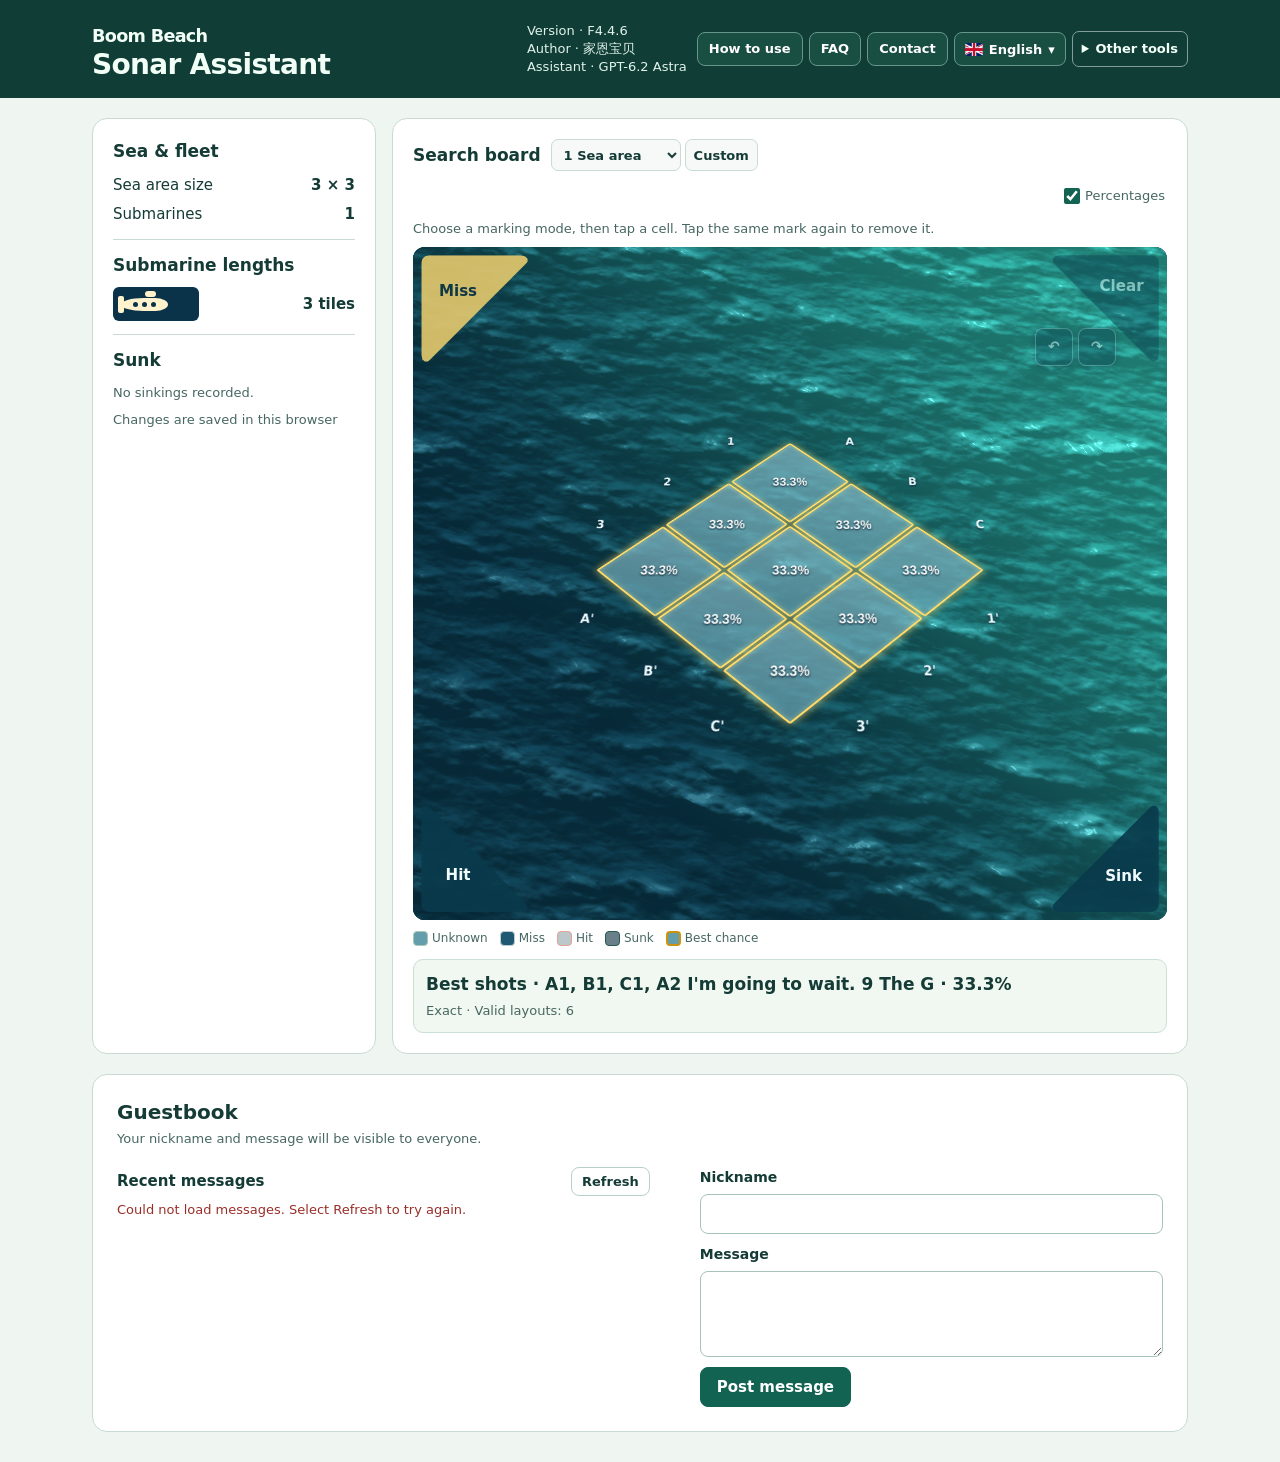
<file: index.html>
<!doctype html>
<html lang="zh-CN">
<head>
<meta charset="utf-8">
<meta name="viewport" content="width=device-width, initial-scale=1">
<title>《海岛奇兵》声呐小助手</title>
<style>
:root{color-scheme:light;--ink:#143b35;--muted:#476762;--line:#c9dbd4;--accent:#126351;--paper:#fff;--base:#eff5f0}
*{box-sizing:border-box}
body{margin:0;background:var(--base);color:var(--ink);font:15px/1.5 "PingFang SC","Microsoft YaHei",system-ui,sans-serif}
button,input{font:inherit;color:inherit}
button{cursor:pointer;border:1px solid #b9d0c7;border-radius:8px;background:#fff;padding:7px 11px;font-weight:650}
button:hover:enabled{background:#e8f3ec}button:disabled{opacity:.46;cursor:default}button:focus-visible,input:focus-visible{outline:3px solid #167e78;outline-offset:2px}
.mast{background:#103e36;color:#f2fff7}.mast-inner,main{max-width:1160px;margin:auto;padding:20px clamp(12px,3vw,32px)}
.mast-inner{display:flex;justify-content:space-between;align-items:center;gap:12px;flex-wrap:wrap}
h1,h2,p{margin:0}h1{font-size:clamp(22px,4.5vw,32px);line-height:1.2}h2{font-size:17px}.edition{display:block;color:#a8d9c5;font-size:13px;margin-bottom:4px}
.mast button{background:#194e43;color:#fff;border-color:#67978a}.mast button:hover:enabled{background:#276355}
.mast .history-button{display:grid;place-items:center;width:40px;min-height:37px;padding:0;font:700 24px/1 "Segoe UI Symbol",system-ui,sans-serif}
.usage{flex-basis:100%;max-width:880px;color:#d0e6e1;font-size:13px}
.usage p+p{margin-top:5px}
.actions,.modes,.legend{display:flex;flex-wrap:wrap;gap:7px;align-items:center}
main{display:grid;grid-template-columns:284px minmax(0,1fr);gap:16px;align-items:start}
.card{background:var(--paper);border:1px solid var(--line);border-radius:15px;padding:clamp(12px,2vw,20px)}
.settings h2{margin-bottom:9px}.setting{display:flex;justify-content:space-between;align-items:center;gap:6px;margin:7px 0}
.step{display:grid;grid-template-columns:34px 47px 34px;gap:4px}
.step button{padding:0;min-height:36px;font-size:20px;line-height:1}
.step input{appearance:textfield;width:100%;min-width:0;border:1px solid #a6c3b7;border-radius:7px;background:#fff;text-align:center;color:#143b35;-webkit-text-fill-color:#143b35;font-weight:750;font-size:16px;padding:0 2px;font-variant-numeric:tabular-nums}
.step input::-webkit-inner-spin-button,.step input::-webkit-outer-spin-button{-webkit-appearance:none;margin:0}
.author{color:#add0cd;font-size:13px;margin-top:4px}
.fleet-icon{display:flex;justify-content:flex-start;align-items:center;width:86px;height:34px;padding:0 8px;border-radius:6px;background:#0a334a;color:#fff2cd}
.fleet-icon.depleted{color:#728997}
.fleet-silhouette{position:relative;display:flex;justify-content:center;align-items:center;gap:clamp(1px,calc(6px - var(--length)*.5px),4px);height:13px;
  width:min(100%,calc(29px + var(--length)*6px));padding-inline:6px;border-radius:48% 27% 27% 48% / 50%;background:currentColor}
.fleet-silhouette::before,.fleet-silhouette::after{content:"";position:absolute;background:currentColor}
.fleet-silhouette::before{width:24%;height:6px;left:51%;bottom:calc(100% + 1px);border-radius:5px}
.fleet-silhouette::after{width:6px;height:17px;left:-3px;top:-2px;border-radius:2px}
.fleet-port{flex:0 1 5px;min-width:1px;aspect-ratio:1;border-radius:50%;background:#0a334a}
.dim,.note{color:var(--muted);font-size:13px}.settings hr{border:0;border-top:1px solid var(--line);margin:13px 0}
.sunk-line{display:flex;justify-content:space-between;align-items:center;gap:8px;margin-top:7px}.sunk-line button{padding:4px 8px}
.topline{display:flex;justify-content:space-between;align-items:center;gap:8px;flex-wrap:wrap;margin-bottom:10px}
.modes button[aria-pressed=true]{background:var(--accent);color:white;border-color:var(--accent)}
.note{margin:8px 0;min-height:20px}.error{color:#9f2c2c}
.board-scroll{overflow:auto;padding:3px;margin:0 -3px}
.board{display:grid;grid-template-columns:23px repeat(var(--cols),minmax(32px,1fr));gap:3px;width:100%;align-items:center}
.axis{text-align:center;font-size:12px;font-weight:700;color:var(--muted)}
.cell{padding:0;aspect-ratio:1;border-radius:6px;border:1px solid #a8c8b4;background:var(--tile,#e7f1d9);font-size:clamp(9px,1.75vw,14px);font-weight:750;line-height:1;display:grid;place-items:center;min-width:0;font-variant-numeric:tabular-nums}
.board-scroll:not(.sea) .cell:hover:enabled{background:var(--tile,#e7f1d9);filter:brightness(.94)}
.cell.water,.key.water{background:#e2edf3;color:#315a6b;border-color:#beccd4}
.cell.ring,.key.ring{background:#edf1f2;color:#526d75;border-color:#d5e1e1}
.cell.hit,.key.hit{background:#f6d6cb;color:#872f22;border-color:#e2a394}
.cell.sunk,.key.sunk{background:#28594e;color:#fff;border-color:#28594e}
.cell.best{box-shadow:inset 0 0 0 2px #be8006;border-color:#9c6707}
.cell.preview{outline:3px solid #0a7b82;outline-offset:-3px}
.cell.anchor{outline-style:double}
.preview-actions[hidden]{display:none}
.preview-actions{margin:8px 0}
#confirm-sunk{background:var(--accent);color:#fff;border-color:var(--accent)}
.legend{margin-top:9px;font-size:12px;color:var(--muted);gap:8px 12px}.legend span{display:inline-flex;align-items:center;gap:4px}
.key{width:15px;height:15px;border:1px solid #a8c8b4;border-radius:4px;background:#e7f1d9;display:inline-block}.key.best{border:2px solid #be8006}
.result{border:1px solid #cadfd4;background:#f1f8f1;border-radius:10px;padding:12px;margin-top:12px}.result strong{font-size:17px}.result p+p{margin-top:3px}
details{margin-top:12px;color:var(--muted);font-size:13px}summary{cursor:pointer;font-weight:650}details p{margin-top:5px}
@media(max-width:760px){main{grid-template-columns:minmax(0,1fr)}.play{grid-row:1}.cell{font-size:clamp(9px,2.7vw,15px)}.mast-inner{padding-block:13px}.actions button{padding:5px 8px}}
.view-toggle{display:inline-flex;gap:3px;padding:3px;border-radius:10px;background:#e8f0f1}
.view-toggle button{padding:4px 9px;border-color:transparent;background:transparent}
.view-toggle button[aria-pressed=true]{background:#0b596a;color:white}
.board-scroll.sea{border-radius:12px;background:#073957;padding:0;margin:0}
.ocean-surface{display:none}
.sea .scene{
  position:relative;isolation:isolate;overflow:hidden;container-type:inline-size;
  aspect-ratio:1.4;min-width:max(292px,calc(var(--cols,9) * 32px));
  background:#0a465a url("[data-uri]") center/100% 100% no-repeat;
}
.sea .ocean-surface{display:block;position:absolute;inset:0;width:100%;height:100%;pointer-events:none;opacity:0}
.sea .ocean-surface.ready{opacity:1}
@media(prefers-reduced-motion:reduce){.sea .ocean-surface.ready{opacity:0}}
.sea .board{
  position:absolute;z-index:1;left:50%;top:42.2%;width:64.5%;aspect-ratio:1;
  gap:clamp(1.2px,.35cqw,3px);align-items:stretch;
  grid-template-columns:repeat(calc(var(--cols) + 2),minmax(0,1fr));
  grid-template-rows:repeat(calc(var(--cols) + 2),minmax(0,1fr));
  transform:translate(-50%,-50%) perspective(185cqw) rotateX(44deg) rotateZ(45deg);
}
.sea .board .cell{grid-template:minmax(0,1fr)/minmax(0,1fr)}
.sea .board .cell-label{font-family:Arial,sans-serif;font-weight:700;font-size:clamp(9px,calc(57cqw / (var(--cols) + 1) * .32),13px)}
@container (max-width:540px){
  .sea .board .cell-label[data-short-odds]{font-size:0;text-shadow:0 1px 1px #123d49}
  .sea .board .cell-label[data-short-odds]::after{content:attr(data-short-odds);font:600 clamp(9px,calc(19cqw / (var(--cols) + 1)),12px)/1 Arial,sans-serif}
}
.sea .axis,.sea .cell-label{transform:matrix(.7071,-.7071,.983,.983,0,0)}
.sea .axis{align-self:center;justify-self:center;color:#edfcff;text-shadow:0 1px 2px #022336;font-size:12px}
.sea .cell{position:relative;display:grid;align-items:center;justify-items:center;aspect-ratio:auto;border-radius:2px;
  color:white;border:1px solid #b6e8efb8;box-shadow:inset 0 0 0 1px #ddffff44;
  background:linear-gradient(145deg,#ddfbff38,#397f9d5c);text-shadow:0 1px 2px #031b2b}
.sea .cell.unknown{background:linear-gradient(145deg,#fff2,transparent),var(--sea-tile,#5daabc69)}
.sea .cell.water,.sea .cell.ring,.sea .cell.sunk{background:#062f4d55;border-color:#5eafbf44;box-shadow:none}
.sea .cell.water .cell-label{opacity:.65}
.sea .cell.ring .cell-label,.sea .cell.sunk .cell-label,.sea .cell.hit .cell-label{opacity:0}
.sea .cell.hit{background:#062b4870;border-color:#81cbd88c;box-shadow:none}
.sea .cell.best:not(.preview){border:2px solid #ffda66;box-shadow:0 0 10px #ffe578b0,inset 0 0 6px #fff29f58;z-index:1}
.sea .cell.preview{outline-color:#76f0b2;z-index:3}
.sea .cell:focus-visible{outline:3px solid white;z-index:4}
.sea .cell:hover:enabled{filter:brightness(1.17)}
.sea .cell-label{display:block;pointer-events:none;white-space:nowrap;font-size:clamp(8px,1.25vw,12px)}
.debris{display:none}
.sea .debris{display:block;position:absolute;z-index:1;width:77%;height:72%;pointer-events:none;transform:matrix(.7071,-.7071,.983,.983,0,0);
  border-radius:50%;background:radial-gradient(ellipse at 50% 58%,#ebf8f8c9, #82bdc78c 52%,transparent 74%);filter:drop-shadow(0 1px 1px #03354b)}
.sea .debris i{position:absolute;left:var(--x);top:var(--y);width:var(--w);height:var(--h);
  transform:rotate(var(--turn));clip-path:polygon(0 27%,24% 8%,64% 0,96% 19%,100% 73%,66% 100%,17% 87%);
  background:linear-gradient(131deg,#f6fcfb 5%,#8a9da5 15%,#c5d1d4 45%,#84959c 47%,#466873 70%,#e0ebec 86%)}
.sea .debris i:nth-child(1){--x:15%;--y:16%;--w:45%;--h:47%;--turn:-28deg}
.sea .debris i:nth-child(2){--x:48%;--y:4%;--w:38%;--h:61%;--turn:28deg}
.sea .debris i:nth-child(3){--x:10%;--y:48%;--w:48%;--h:40%;--turn:15deg}
.sea .debris i:nth-child(4){--x:49%;--y:56%;--w:37%;--h:36%;--turn:-17deg}
.sea .debris i:nth-child(5){--x:34%;--y:37%;--w:35%;--h:36%;--turn:58deg}
.wreck{display:none}
.sea .wreck{position:absolute;inset:0;display:block;container-type:size;z-index:2;pointer-events:none}
.sea .ship{position:absolute;top:50%;left:50%;width:86cqw;height:83cqh;
  transform:translate(-50%,-55%) matrix(.7071,-.7071,.983,.983,0,0) rotate(35deg)}
.sea .wreck.vertical .ship{width:86cqh;height:83cqw;transform:translate(-50%,-55%) matrix(.7071,-.7071,.983,.983,0,0) rotate(145deg)}
.sea .ship::before{content:"";position:absolute;inset:12% -5% -11%;border-radius:100px;
  background:repeating-radial-gradient(ellipse at 40% 52%,#edffffc4 0 1px,transparent 3px 5px),radial-gradient(ellipse,#e3faffaa 50%,transparent 75%);filter:blur(1px);opacity:.8}
.sea .hull{position:absolute;inset:0;border-radius:100px;border:1px solid #435761;
  background:radial-gradient(ellipse at 13% 32%,#d3e0e48c,transparent 26%),radial-gradient(ellipse at 90% 75%,#35475498,transparent 27%),
    repeating-linear-gradient(90deg,transparent 0 18%,#45596493 19%,#e8f3f5b6 20%,transparent 22% 30%),
    linear-gradient(180deg,#81949d 0%,#d4e1e3 14%,#eef3f3 32%,#adbfc5 54%,#748892 78%,#364d5c 98%);
  box-shadow:inset -3px -2px 6px #162c3c9e,0 2px 5px #032e49ad}
.sea .hull::before{content:"";position:absolute;top:21%;left:40%;width:24%;height:59%;border-radius:43%;
  background:linear-gradient(145deg,#f4f9f8,#bdcbcf 43%,#68828c 65%,#344951);box-shadow:1px 2px 3px #293842,inset 0 1px 2px #edfaff}
.sea .hull::after{content:"";position:absolute;top:26%;left:46%;width:16%;height:30%;border-radius:40%;
  background:radial-gradient(ellipse at 86% 52%,#ffdbc8 0 14%,#982220 19% 26%,transparent 29%),linear-gradient(180deg,#ffbaa1,#ef5932 46%,#8d251f);
  box-shadow:1px 2px 2px #4c3d32}
.sea .tail{position:absolute;left:-6%;top:32%;width:12%;height:34%;transform:rotate(-25deg);border-radius:48%;background:linear-gradient(#a0b1b8,#425967 52%,#263947)}
.sea+.legend .key{background:#649eac}.sea+.legend .key.water,.sea+.legend .key.ring{background:#1f5872}.sea+.legend .key.hit{background:#bbc7cb}.sea+.legend .key.sunk{background:#697f89}.sea+.legend .key.best{border-color:#cb930f}
@media(max-width:450px){.sea .axis{font-size:10px}}
.mast-inner{padding-block:17px;flex-wrap:wrap;gap:12px 20px}
.mast h1{font-size:clamp(20px,3.5vw,28px);letter-spacing:-.025em}
.help-tools,.history-actions{display:flex;align-items:center;gap:6px}
.help-tools button{font-size:13px;min-height:34px;padding:5px 11px;white-space:nowrap}
.help-tools{flex-wrap:wrap}
.help-tools #languageToggle{color:#fff;background:#194e43;border:1px solid #67978a;border-radius:8px;min-height:34px;padding:5px 6px;margin-inline-start:2px;font-family:inherit;font-size:13px;font-weight:600;cursor:pointer}
.help-tools #languageToggle option{color:#143b35;background:#fff}
.help-tools #languageToggle:focus-visible{outline:3px solid #a8ebe1;outline-offset:2px}
.help-tools button:focus-visible{outline-color:#a8ebe1}
.history-actions{gap:3px}
.history-button{min-width:34px;padding:2px 6px;font:700 21px/1.4 system-ui,sans-serif}
.file-actions{border-top:1px solid var(--line);margin-top:14px;padding-top:12px}
.file-actions button{padding:5px 11px}
#guide-dialog{padding:0;border:1px solid var(--line);border-radius:16px;background:#fbfdfb;color:var(--ink);width:min(560px,calc(100% - 24px));max-width:calc(100% - 24px);max-height:min(80vh,680px);max-height:min(82dvh,680px);box-shadow:0 20px 70px #061f2570;overflow:hidden}
#guide-dialog[open]{display:flex;flex-direction:column}
#guide-dialog::backdrop{background:rgba(9,36,40,.56)}
.guide-heading{display:flex;align-items:center;justify-content:space-between;gap:10px;padding:15px 20px;border-bottom:1px solid var(--line)}
.guide-heading h2{font-size:21px;line-height:1.25}
#guide-close{height:34px;width:34px;flex-shrink:0;display:grid;place-items:center;padding:0;font:24px/1 system-ui,sans-serif}
#guide-content{overflow-y:auto;overscroll-behavior:contain;min-height:0;padding:6px 20px 16px;scrollbar-gutter:stable}
#guide-content:focus-visible{outline:-webkit-focus-ring-color auto 1px;outline-offset:-3px}
.guide-section{padding:13px 0}
.guide-section+.guide-section,.faq-entry+.faq-entry{border-top:1px solid #d8e4de}
.guide-section h3{margin:0 0 6px;font-size:16px;color:var(--accent)}
.guide-section p,.faq-entry p{font-size:14px;line-height:1.7;margin:0;color:#2a4842}
.guide-section p+p{margin-top:5px}
.guide-section strong{font-weight:700;color:var(--ink)}
#guide-content .faq-entry{margin:0;font-size:14px}
.faq-entry summary{padding:13px 1px;color:var(--ink)}
.faq-entry p{padding-bottom:14px}
#guide-credit{font-size:13px;line-height:1.5;color:#e0f2ea;margin-inline-end:4px} @media(max-width:760px){#guide-credit{flex-basis:100%}}
@media(max-width:560px){.mast-inner{padding-block:12px}.guide-heading{padding:12px 15px}#guide-content{padding-inline:15px}.help-tools button{min-height:36px}.topline .actions{gap:5px}.topline .history-actions button{padding:0 5px;min-height:32px}}


.board-context,.stage-picker,.odds-control{display:flex;align-items:center}
.board-context{gap:10px;flex-wrap:wrap}.stage-picker{gap:4px}
.stage-picker select,.stage-picker button{min-height:32px;padding:4px 8px;border:1px solid var(--line);border-radius:7px;background:#f6f9f7;color:var(--ink);font-weight:600}
.stage-picker select{font-family:inherit;font-size:13px;cursor:pointer}.stage-picker button{font-size:13px}
.stage-picker select:focus-visible{outline:3px solid #167e78;outline-offset:2px}
.stage-picker button[aria-pressed=true]{background:var(--accent);color:white}
.preset-value{font-variant-numeric:tabular-nums;font-weight:650}
.odds-control{margin-inline-start:auto;gap:5px;padding:5px 2px;font-size:13px;cursor:pointer;color:var(--muted)}
.odds-control input{margin:0;width:16px;height:16px;accent-color:var(--accent)}

/* F4.4.6: the ocean and controls stay fixed; only the board scales. */
.sea .scene{min-width:0;aspect-ratio:1.12;touch-action:none}
.sea .board{top:48%;width:61%;transform:translate(-50%,-50%) perspective(185cqw) rotateX(44deg) rotateZ(45deg) scale(var(--board-zoom,1));transform-origin:center;touch-action:none}
.sea-controls{position:absolute;inset:0;z-index:5;pointer-events:none}
.sea-controls button,.sea-controls .history-actions{pointer-events:auto}
.sea-controls button{background:#0b4054ed;color:#f1fcff;border:1px solid #b5dce2aa;box-shadow:0 2px 6px #001b3580;min-height:38px;padding:7px 12px;font-size:14px;touch-action:manipulation}
.sea-controls button[aria-pressed=true]{background:#f2d776;color:#173646;border-color:#fff0b2}
.sea-controls [data-mode=water]{position:absolute;left:12px;top:12px}
.sea-controls [data-mode=hit]{position:absolute;left:12px;bottom:12px}
.sea-controls [data-mode=sunk]{position:absolute;right:12px;bottom:12px}
.sea-history{position:absolute;right:12px;top:12px;display:flex;flex-direction:column;align-items:center;gap:5px}
.sea-history .history-actions{display:flex;gap:5px}
.sea-history .history-button{width:38px;padding:5px}
.sea .wreck{container-type:normal;overflow:visible}
.wreck-svg{width:100%;height:100%;display:block;overflow:visible;filter:drop-shadow(0 2px 2px #022e3c99)}
@media(max-width:450px){.sea-controls button{font-size:12px;padding:5px 9px;min-height:34px}.sea-history .history-button{width:34px}.sea .scene{aspect-ratio:1}}

 .sink-actions{position:absolute;bottom:12px;right:12px;display:flex;align-items:flex-end;gap:5px}
.sea-controls .sink-actions [data-mode=sunk]{position:static}
.sink-actions .preview-actions{display:flex;flex-direction:column-reverse;align-items:flex-end;margin:0;gap:4px}
.sink-actions [hidden]{display:none!important}
.scene{user-select:none;-webkit-user-select:none}
.scene.is-dragging,.scene.is-dragging .cell{cursor:grabbing}
</style>
<style>.help-tools{flex-wrap:wrap}
@media(min-width:761px){main{align-items:stretch}}
.help-tools .contact-link,.contact-back{display:inline-flex;align-items:center;justify-content:center;border-radius:8px;border:1px solid #67978a;background:#194e43;color:#fff;text-decoration:none;font:650 13px/1.5 inherit;padding:5px 11px;min-height:34px}
.help-tools .contact-link{font-size:13px;font-weight:650}
.help-tools .contact-link:hover,.contact-back:hover{background:#276355}
.community-wrap{max-width:1160px;margin:0 auto;padding:0 clamp(12px,3vw,32px) 30px}
.community-card{padding:clamp(16px,2vw,24px)}
.community-intro{margin-bottom:18px}
.community-intro h2{font-size:20px;line-height:1.3}
.community-intro p,.community-note{color:#476762;font-size:13px}
.community-intro p{margin:4px 0 0}
.community-columns{display:grid;grid-template-columns:minmax(0,1.15fr) minmax(0,1fr);gap:clamp(18px,4vw,50px)}
.feed-tools,.form-actions{display:flex;align-items:center;justify-content:space-between;gap:10px}
.feed-tools h3{font-size:15px;margin:0}
.feed-tools button,#older-messages{font-size:13px;padding:4px 10px}
#public-messages{list-style:none;padding:0;margin:8px 0}
#public-messages li{border-top:1px solid #d8e4de;padding:10px 0}
.message-meta{display:flex;align-items:baseline;flex-wrap:wrap;gap:6px 12px;font-size:14px;overflow-wrap:anywhere}
.message-meta time{font-size:12px;color:#57716a}
#public-messages p{font-size:14px;white-space:pre-wrap;overflow-wrap:anywhere;margin:3px 0 0}
.community-form{display:grid;align-content:start;gap:6px;min-width:0}
.community-form label{font-size:14px;font-weight:650}
.community-form :is(input,textarea){display:block;width:100%;min-width:0;box-sizing:border-box;border:1px solid #a6c3b7;border-radius:8px;background:white;color:#143b35;font:inherit;line-height:1.5;padding:8px 10px;margin:0 0 4px}
.community-form textarea{resize:vertical;min-height:72px}
.community-form :is(input,textarea):focus-visible,.contact-link:focus-visible{outline:3px solid #167e78;outline-offset:2px}
.community-form button[type=submit]{background:#126351;color:white;border-color:#126351;padding:8px 16px}
.community-form button[type=submit]:hover:enabled{background:#0c5143}
.community-note{margin:4px 0}
.community-note:empty{display:none}
.community-note[data-error="true"]{color:#992e28}
.contact-body{margin:0;color:#143b35;background:#eff5f0;font:15px/1.5 "PingFang SC","Microsoft YaHei",system-ui,sans-serif}
.contact-body *{box-sizing:border-box}
.contact-mast{background:#103e36;color:#fff}
.contact-bar{max-width:760px;margin:auto;padding:14px clamp(14px,3vw,28px);display:flex;align-items:center;justify-content:space-between;gap:10px}
.contact-bar select{font:inherit;font-size:14px;padding:6px 9px;color:#fff;background:#194e43;border:1px solid #67978a;border-radius:8px}
.contact-main{max-width:760px;margin:24px auto;padding:0 clamp(14px,3vw,28px)}
.contact-card{background:#fff;border:1px solid #c9dbd4;border-radius:15px;padding:clamp(18px,4vw,32px)}
.contact-card h1{font-size:clamp(23px,4vw,30px);margin:0 0 5px;line-height:1.3}
.contact-card .community-intro{margin-bottom:20px}
.contact-card button{font:650 15px/1.5 system-ui,sans-serif;cursor:pointer;border:1px solid;border-radius:8px}
.contact-card button:disabled{opacity:.48;cursor:default}
@media(max-width:680px){.community-columns{grid-template-columns:minmax(0,1fr)}.community-form{border-top:1px solid #d8e4de;padding-top:14px}.contact-card .community-form{border:0;padding-top:0}}
</style>
<style>.other-tools{position:relative;margin:0;color:inherit;font:inherit}.other-tools summary{cursor:pointer;padding:7px 9px;border:1px solid #829d9b;border-radius:7px;font-size:13px}.other-tools[open]{z-index:10}.other-tools>a{position:absolute;right:0;top:100%;white-space:nowrap;background:#184338;color:white!important;padding:10px;border-radius:6px}
#guide-credit{white-space:pre-line;line-height:1.4}
.sea-controls{--corner:clamp(90px,15cqw,145px)}
.sea-controls [data-mode],.sea-controls #confirm-sunk,.sea-controls #reset{position:absolute;width:var(--corner);height:var(--corner);border-radius:0;margin:0;box-sizing:border-box;font-size:clamp(12px,2cqw,16px);line-height:1.15}
.sea-controls [data-mode=water]{left:0;top:0;clip-path:polygon(0 0,100% 0,0 100%);padding:0 38% 38% 0;padding:0 calc(var(--corner)*.35) calc(var(--corner)*.35) 0}
.sea-controls [data-mode=hit]{left:0;bottom:0;clip-path:polygon(0 0,100% 100%,0 100%);padding:calc(var(--corner)*.35) calc(var(--corner)*.35) 0 0}
.sea-history{right:0;top:0;width:var(--corner);height:var(--corner)}
.sea-controls #reset{right:0;top:0;clip-path:polygon(0 0,100% 0,100% 100%);padding:0 3px calc(var(--corner)*.44) calc(var(--corner)*.37)}
.sea-history .history-actions{position:absolute;top:100%;right:3px}
.sink-actions{bottom:0;right:0;width:var(--corner);height:var(--corner)}
.sea-controls .sink-actions [data-mode=sunk]{position:absolute;right:0;bottom:0;clip-path:polygon(100% 0,100% 100%,0 100%);padding:calc(var(--corner)*.38) 0 0 calc(var(--corner)*.38)}
.sea-controls #confirm-sunk{top:0;left:0;clip-path:polygon(0 0,100% 0,0 100%);padding:0 calc(var(--corner)*.4) calc(var(--corner)*.38) 3px}
#cancel-sunk{position:absolute;bottom:6px;right:calc(100% + 6px);white-space:nowrap}
@media(orientation:landscape) and (pointer:coarse) and (max-height:600px){main{display:flex;flex-direction:column}.play{order:-1}.sea .scene{aspect-ratio:auto;height:86vh;height:calc(100dvh - 26px - env(safe-area-inset-bottom));min-width:0}.sea .board{width:min(61%,105vh);width:min(61%,105dvh)}.sea-controls{--corner:clamp(76px,23dvh,110px)}}
</style><style>
.sea-controls{--edge:clamp(6px,1.1cqw,10px);inset:var(--edge);filter:drop-shadow(0 2px 3px #001c2bb3)}
.sea-controls button{background:rgb(10 62 80 / 72%)}
.sea-controls button[aria-pressed=true],.sea-controls #confirm-sunk:enabled{background:rgb(249 217 116 / 83%);color:#103746}
.sea-controls #confirm-sunk:disabled{background:rgb(13 65 77 / 58%);color:#dce8e7;opacity:1}
.sea-history .history-actions{top:64%;right:38%}
</style><style>
/* Rounded triangular silhouettes, including the acute corners. */
.sea-controls [data-mode],.sea-controls #confirm-sunk,.sea-controls #reset{
 clip-path:none!important;border:0;background:transparent!important;box-shadow:none;border-radius:0;isolation:isolate
}
.sea-controls [data-mode]::before,.sea-controls #confirm-sunk::before,.sea-controls #reset::before{
 content:"";position:absolute;inset:0;z-index:-1;
 background:rgb(10 62 80 / 74%);
 clip-path:shape(from 7px 0,line to calc(100% - 15px) 0,curve to calc(100% - 11px) 10px with calc(100% - 2px) 0 / 100% 2px,line to 10px calc(100% - 11px),curve to 0 calc(100% - 15px) with 2px 100% / 0 calc(100% - 2px),line to 0 7px,curve to 7px 0 with 0 2px / 2px 0,close);
 border-radius:8px
}
.sea-controls [data-mode=water],.sea-controls #confirm-sunk{
 clip-path:polygon(0 0,100% 0,0 100%)!important;border-radius:9px
}
.sea-controls [data-mode=hit]{
 clip-path:polygon(0 0,100% 100%,0 100%)!important;border-radius:9px
}
.sea-controls [data-mode=hit]::before{transform:scaleY(-1)}
.sea-controls [data-mode=sunk],.sea-controls #reset{
 clip-path:polygon(0 0,100% 0,100% 100%)!important;border-radius:9px
}
.sea-controls #reset::before{transform:scaleX(-1)}
.sea-controls .sink-actions [data-mode=sunk]{
 clip-path:polygon(100% 0,100% 100%,0 100%)!important
}
.sea-controls [data-mode=sunk]::before{transform:rotate(180deg)}
.sea-controls [data-mode][aria-pressed=true]::before{background:rgb(249 217 116 / 83%)}
.sea-controls #confirm-sunk:enabled{color:#fff}
.sea-controls #confirm-sunk:enabled::before{background:rgb(25 132 112 / 85%)}
.sea-controls #confirm-sunk:disabled{color:#dce8e7;opacity:.65}
.sea-controls #confirm-sunk:disabled::before{background:rgb(24 89 99 / 68%)}
</style><style>
.mobile-history{display:none}
@media (pointer:coarse), (max-width:760px){
 .mobile-history{display:flex;justify-content:flex-end;gap:8px;margin:8px 0 10px}
 .mobile-history .history-button{width:44px;min-height:40px;padding:5px;background:#164d57;color:#fff;border:1px solid #739b9e;border-radius:9px;box-shadow:0 2px 4px #123d3926;font-size:20px}
}
</style><style>
/* Keep text outside filtered layers for browser compatibility. */
.sea-controls{filter:none}
.sea-controls [data-mode],.sea-controls #confirm-sunk,.sea-controls #reset{
 filter:none!important;backdrop-filter:none;-webkit-backdrop-filter:none;
 font-weight:700;text-shadow:none
}
.sea-controls [data-mode]::before,.sea-controls #confirm-sunk::before,.sea-controls #reset::before{
 clip-path:polygon(6% 0,88% 0,92% 1%,94% 3%,94% 6%,92% 9%,9% 92%,6% 94%,3% 94%,1% 92%,0 88%,0 6%,1% 3%,3% 1%);
 background:rgb(10 62 80 / 82%);
 filter:drop-shadow(0 2px 3px #001c2b99)
}
.sea-controls #confirm-sunk:disabled{opacity:1;color:#dce8e7}
.sea-controls #confirm-sunk:disabled::before{background:rgb(24 89 99 / 80%)}
</style><style>
#planner-language[hidden]{display:none!important}
.locale-menu{position:relative;margin:0;color:white}
.locale-menu summary,.nav-actions>.locale-menu>summary{display:flex;align-items:center;gap:6px;box-sizing:border-box;height:44px;width:max-content;max-width:100%;padding:0 10px;border:1px solid #9bb4bd;border-radius:8px;cursor:pointer;font:600 14px system-ui;background:#183b4b;color:white;list-style:none}
.locale-menu summary::-webkit-details-marker{display:none}
.locale-menu summary::after{content:"▾"}
.locale-menu img{display:block;flex:none;width:18px;height:13px;object-fit:cover;border-radius:2px}
.locale-menu section{position:absolute;z-index:100;inset-inline-end:0;top:100%;width:max-content;max-width:calc(100vw - 24px);max-height:min(52vh,340px);overflow:auto;background:#183b4b;padding:4px;border-radius:8px}
.locale-menu section button,.nav-actions .locale-menu section button{display:flex;align-items:center;gap:8px;width:100%;min-height:36px;border:0;padding:5px 9px;color:white;background:transparent;cursor:pointer;text-align:start}
.locale-menu section button:is(:focus-visible,:hover,[aria-pressed=true]){background:#28566a}
@media(max-width:600px){.nav-actions .locale-menu section{inset-inline-end:auto;inset-inline-start:0}}

.help-tools>.locale-menu>summary{height:34px;min-height:34px;background:#194e43;border-color:#67978a;font-size:13px}
.help-tools .locale-menu section{z-index:1000}
.mast{position:relative;z-index:5}
.scene{direction:ltr}
@media(max-width:560px){.help-tools>.locale-menu>summary{height:36px}}
</style>
<style>
.mast-inner > .help-tools{margin-left:auto;max-width:100%;justify-content:right}
@media(max-width:760px){.mast-inner #guide-credit{text-align:right;margin-inline-end:0}}
</style>
<style>
.mast-inner{direction:ltr}
.mast .sonar-title{text-align:left;margin:0;max-width:100%;line-height:1.15}
.sonar-title span:first-child{font-size:.63em;font-weight:650}
[dir="rtl"] .mast-inner > .help-tools{direction:rtl}
</style>
</head>
<body>
<header class="mast"><div class="mast-inner">
  <h1 class="sonar-title" dir="auto"><span>海岛奇兵</span><br><span>声呐小助手</span></h1>
  <div class="help-tools">
    <span id="guide-credit">版本号：F4.4.6
作者：家恩宝贝
助理：GPT-6.2 Astra</span>
    <button type="button" id="guide-open" aria-haspopup="dialog" aria-controls="guide-dialog">使用说明</button>
    <button type="button" id="faq-open" aria-haspopup="dialog" aria-controls="guide-dialog">常见问题</button>
    <a href="./contact.html" id="contact-link" class="contact-link" data-word="contact">联系我</a><select id="planner-language" hidden></select><details class="other-tools"><summary>其它工具</summary><a href="https://tatsu2026.github.io/boom-planner/">精英队长抽选规划器</a></details>
    
  </div>
</div></header>
<main>
  <aside class="card settings">
    <h2>海域与舰队</h2>
    <div id="dimensions"></div>
    <hr>
    <h2>每艘潜艇的长度</h2>
    <p class="dim" id="fleet-entry-help">填入开局舰队。标记击沉后会自动扣除对应长度。</p>
    <div id="lengths"></div>
    <hr>
    <h2>已击沉</h2>
    <div id="sunk-list"></div>
    
    <p class="note" id="save" role="status"></p>
  </aside>
  <section class="card play" aria-labelledby="board-title">
    <div class="topline"><div class="board-context"><h2 id="board-title">探索棋盘</h2><div class="stage-picker">
        <select id="stage-select" aria-label="海域预设"></select>
        <button type="button" id="custom-stage" aria-pressed="false">自定义</button>
      </div></div><div class="actions">
      
      <button id="reset" type="button">清空</button><div class="history-actions"><button class="history-button" id="undo" type="button" aria-label="撤销" title="撤销（Ctrl+Z）" aria-keyshortcuts="Control+Z">↶</button><button class="history-button" id="redo" type="button" aria-label="恢复刚才撤销的操作" title="恢复刚才撤销的操作（Ctrl+Y）" aria-keyshortcuts="Control+Y">↷</button></div>
    </div></div>
    <div class="modes" id="modes" aria-label="标记模式">
      <button type="button" data-mode="water" aria-pressed="true">空水</button>
      <button type="button" data-mode="hit" aria-pressed="false">命中</button>
      <button type="button" data-mode="sunk" aria-pressed="false">击沉</button>
      <label class="odds-control"><input type="checkbox" id="show-odds" checked>显示百分比</label>
    </div>
    <p class="note" id="message" role="status"></p>
    <div class="actions preview-actions" id="preview-actions" hidden>
      <button type="button" id="confirm-sunk">确认击沉</button>
      <button type="button" id="cancel-sunk">取消选取</button>
    </div>
    <div class="board-scroll sea" id="board-scroll" tabindex="0" aria-label="探索棋盘，可横向滚动"><div class="scene" id="scene"><canvas aria-hidden="true" class="ocean-surface" id="ocean-surface"></canvas><div class="board" id="board"></div></div></div>
    <div class="legend" aria-label="棋盘图例"><span><i class="key"></i>未知</span><span><i class="key water"></i>空水</span><span><i class="key hit"></i>命中</span><span><i class="key sunk"></i>已击沉</span><span><i class="key best"></i>最高概率</span></div>
    <div class="result" aria-live="polite"><p><strong id="recommend"></strong></p><p id="status" class="dim"></p></div>
  </section>
</main>
<section class="community-wrap" id="guestbook" aria-labelledby="guestbook-title">
  <div class="card community-card">
    <div class="community-intro">
      <h2 id="guestbook-title" data-word="guestbook">留言板</h2>
      <p data-word="publicHint">发表后，所有访问者都能看到你的昵称和留言。</p>
    </div>
    <div class="community-columns">
      <div class="message-feed">
        <div class="feed-tools"><h3 data-word="recent">最新留言</h3>
          <button type="button" id="refresh-messages" data-word="refresh">刷新</button></div>
        <p id="feed-state" class="community-note" role="status"></p>
        <ol id="public-messages"></ol>
        <button type="button" id="older-messages" data-word="older" hidden>查看更多</button>
      </div>
      <form id="guest-form" class="community-form">
        <label for="guest-name" data-word="nickname">昵称</label>
        <input id="guest-name" name="nickname" autocomplete="nickname" required>
        <label for="guest-text" data-word="message">留言</label>
        <textarea id="guest-text" name="message" rows="3" required></textarea>
        <div class="form-actions"><button id="publish-message" type="submit" data-word="publish">发表留言</button></div>
        <p id="post-state" class="community-note" role="status"></p>
      </form>
    </div>
  </div>
</section>

<dialog id="guide-dialog" aria-labelledby="guide-title">
  <div class="guide-heading"><h2 id="guide-title"></h2><button type="button" id="guide-close" aria-label="关闭" autofocus>×</button></div>
  <div id="guide-content" tabindex="0"></div>

</dialog>
<script src="languages.js?v=F4.4.6"></script><script src="language.js?v=F4.4.6"></script><script>(() => {
  const copy = {"zh":{"guide":"使用说明","faq":"常见问题","close":"关闭","credit":"版本号：F4.4.6\n作者：家恩宝贝\n助理：GPT-6.2 Astra","sections":[["选择当前海域",["海域预设","选择游戏里的关卡，助手会载入对应的海域边长和舰队，并清空棋盘。11~99号海域共用一套配置。选错关卡时可点撤销。"],["自定义","想改设置时点「自定义」，当前标记会保留。用 − / + 或直接输入数字，调整海域边长、潜艇数量和每艘的长度。每艘至少 2 格，舰队图标上的圆点表示长度。"]],["记录每一发的结果",["空水","鱼雷落在空格，选「空水」再点对应格。"],["命中","击中艇身、游戏仍未提示击沉时，逐格记录命中。"],["击沉","游戏提示击沉后，依次点艇身的两个不同端点。两端要在同一行或同一列。核对高亮范围后点「确认击沉」。预览时可改点终点，「取消选取」可重选起点。"],["取消标记","在空水或命中模式下，再点一次相同标记即可取消，也可以使用撤销。"]],["阅读棋盘和推荐",["棋盘缩放","手机双指缩放、电脑滚轮缩放，仅改变棋盘大小。海域和操作按钮保持不变。例如 B3 是 B 列、第 3 行。"],["图例","未知格显示命中率，金框标出并列最高的格子。小屏斜视会把百分比取整，可缩放棋盘查看。空水包括手动记录的落空位置，以及已击沉艇周围自动排除的格子。"],["推荐探索","棋盘下方列出最高概率的坐标和计算状态。并列时可任选一个，发射后按游戏结果更新标记。"],["显示百分比","勾选可查看命中率数字。关闭后可按颜色深浅比较各格，金框仍标出命中率最高的位置。"]],["修改记录或开始下一局",["已击沉","确认后会扣除一艘对应长度的潜艇。「修正」可重选终点，想换起点则先移除整条记录，再重新标记。"],["↶ / ↷","撤销上一步或恢复刚撤销的修改。也可按 Ctrl 或 ⌘ 加 Z 撤销，加 Shift 和 Z 恢复。Windows 上也可用 Ctrl+Y 恢复。"],["清空","清除本局的手动标记和击沉记录，保留舰队设置。误点后可立即撤销。"]],["保存进度",["自动保存","当前棋盘会自动保存在此浏览器中。"]],["留言与建议",["留言板","在页面底部填写昵称和留言，点「发表留言」。发表成功后，其他访问者也能看到你的昵称和内容。「刷新」可读取最新留言，「查看更多」可翻看较早的留言。"],["联系我","从页首打开「联系我」，填写建议。称呼和联系方式都可留空。点「发送建议」即可私下发给作者。"]]],"questions":[["一个格子的命中率是怎么算的？","助手把符合舰队设置及全部标记的完整布局视为等可能。假设 20 种合法布局中有 8 种在 B3 放有潜艇，那么 B3 的命中率是 40%。同长度潜艇互换只计一次。"],["「精确」「近似」和 0% 分别表示什么？","精确表示已枚举全部合法布局。海域较大、组合太多时会改用加权抽样。有效样本较少时，推荐可能波动，近似的 0% 只表示本次样本未在该格发现潜艇。"],["为什么已击沉潜艇周围自动标成空水？","计算规则要求潜艇间至少隔一格，包括对角方向。确认击沉后，相邻一圈会自动排除。若位置有误，可在「已击沉」列表修正或移除对应记录。"],["为什么「确认击沉」点不了？","检查两个端点是否不同且同行或同列，所选长度是否与一艘剩余潜艇相符。艇身不能穿过已标记的空水，也不能贴着另一艘已击沉潜艇。棋盘上方会提示冲突原因。"],["显示「当前没有合法布局」或「暂未获得可用估算」怎么办？","没有合法布局时，先核对开局舰队，再检查空水、命中和击沉范围。每艘未击沉的潜艇至少要留一格未命中。暂未获得估算则表示抽样未找到完整布局，补充真实线索后会重新计算。"],["会连接游戏账号或自动发射鱼雷吗？","你在游戏内发射鱼雷，再把结果手动记在助手里。助手只在本机计算，不需要登录账号、读取游戏画面或安装插件。"],["想让作者私下回复，在哪里留联系方式？","打开「联系我」，在联系方式栏填入你希望作者使用的联系方式。给作者的建议和联系方式仅随表单私下提交。页面底部的留言板对所有访问者公开。"]]}};
  const dialog = document.getElementById("guide-dialog");
  const content = document.getElementById("guide-content");
  const title = document.getElementById("guide-title");
  const close = document.getElementById("guide-close");
  const guideButton = document.getElementById("guide-open");
  const faqButton = document.getElementById("faq-open");
  let locale = copy.zh;
  let page = "guide";

  function element(tag, text, className) {
    const node = document.createElement(tag);
    if (text) node.textContent = text;
    if (className) node.className = className;
    return node;
  }

  function renderPage() {
    title.textContent = locale[page];
    const fragment = document.createDocumentFragment();
    if (page === "guide") {
      for (const [heading, ...entries] of locale.sections) {
        const section = element("section", "", "guide-section");
        section.append(element("h3", heading));
        for (const [label, description] of entries) {
          const p = element("p");
          if (label) p.append(element("strong", label), " ");
          p.append(description);
          section.append(p);
        }
        fragment.append(section);
      }
    } else {
      locale.questions.forEach(([question, answer], index) => {
        const item = element("details", "", "faq-entry");
        item.open = index === 0;
        item.append(element("summary", question), element("p", answer));
        fragment.append(item);
      });
    }
    content.replaceChildren(fragment);
    content.scrollTop = 0;
  }

  window.renderSonarGuide = lang => {
    locale = copy[lang] || copy.zh;
    guideButton.textContent = locale.guide;
    faqButton.textContent = locale.faq;
    close.setAttribute("aria-label", locale.close);
    close.title = locale.close;
    document.getElementById("guide-credit").textContent = locale.credit;
    if (dialog.open) renderPage();
  };
  function openPage(type) {
    page = type;
    renderPage();
    dialog.showModal();
    close.focus({preventScroll:true});
  }
  guideButton.onclick = () => openPage("guide");
  faqButton.onclick = () => openPage("faq");
  close.onclick = () => dialog.close();
  dialog.addEventListener("keydown", event => event.stopPropagation());
  dialog.addEventListener("click", event => {
    if (event.target !== dialog) return;
    const {left,right,top,bottom} = dialog.getBoundingClientRect();
    if (event.clientX < left || event.clientX > right || event.clientY < top || event.clientY > bottom) dialog.close();
  });
  window.renderSonarGuide(document.documentElement.lang);
})();
</script>
<script>
"use strict";

function solve(state, limits = { nodes: 85000, exactMs: 400, sampleMs: 900, attempts: 22000 }) {
  const {rows, cols, marks, sunk} = state;
  const size = rows * cols;
  const bits = Array.from({length:size}, (_, index) => 1n << BigInt(index));
  const remaining = state.lengths.slice();
  const sunkCells = new Set(sunk.flatMap(boat => boat.cells));
  let blocked = 0n, hits = 0n;
  for (const boat of sunk) {
    remaining.splice(remaining.indexOf(boat.cells.length), 1);
    for (const index of boat.cells) {
      for (const neighbor of neighbors(index, rows, cols)) blocked |= bits[neighbor];
    }
  }
  for (const [index, mark] of Object.entries(marks)) {
    if (mark === "water") blocked |= bits[index];
    if (mark === "hit" && !sunkCells.has(Number(index))) hits |= bits[index];
  }
  const zero = () => Array(size).fill(0);
  if (hits & blocked) return {kind:"exact", count:0, p:zero()};
  remaining.sort((a,b) => b-a);
  const lists = new Map();
  for (const length of new Set(remaining)) {
    const options = [];
    for (let r=0; r<rows; r++) for (let c=0; c<cols; c++) {
      for (const [dr, dc] of [[0,1],[1,0]]) {
        if (r+(length-1)*dr >= rows || c+(length-1)*dc >= cols) continue;
        const cells = Array.from({length}, (_, i) => (r+i*dr)*cols+c+i*dc);
        const mask = cells.reduce((value, index) => value | bits[index], 0n);
        if ((mask & blocked) || (mask & hits) === mask) continue;
        let halo = mask;
        for (const index of cells) {
          for (const neighbor of neighbors(index, rows, cols)) halo |= bits[neighbor];
        }
        if ((halo & ~mask) & hits) continue;
        options.push({cells, mask, halo});
      }
    }
    lists.set(length, options);
  }
  const placementLists = remaining.map(length => lists.get(length));
  const cover = Array(remaining.length+1).fill(0n);
  for (let depth=remaining.length-1; depth>=0; depth--) {
    cover[depth] = placementLists[depth].reduce((mask, option) => mask | option.mask, cover[depth+1]);
  }
  const path = [];
  let totals = zero(), sum = 0, squareSum = 0, count = 0;
  function tally(weight) {
    count++;
    sum += weight;
    squareSum += weight * weight;
    for (const option of path) for (const index of option.cells) totals[index] += weight;
  }
  function result(kind, attempts) {
    return {kind, count, attempts, effective:sum ? Math.round(sum * sum / squareSum) : 0,
      p:totals.map(value => sum ? value / sum : 0)};
  }
  const exactUntil = performance.now() + limits.exactMs;
  let nodes = 0, interrupted = false;
  function visit(depth, start, occupied, uncovered) {
    if (++nodes > limits.nodes || ((nodes & 127) === 0 && performance.now() >= exactUntil)) {
      interrupted = true;
      return;
    }
    if (uncovered & ~cover[depth]) return;
    if (depth === placementLists.length) {
      tally(1);
      return;
    }
    const options = placementLists[depth];
    for (let i=start; i<options.length && !interrupted; i++) {
      const option = options[i];
      if (option.mask & occupied) continue;
      path.push(option);
      const next = placementLists[depth+1] === options ? i+1 : 0;
      visit(depth+1, next, occupied | option.halo, uncovered & ~option.mask);
      path.pop();
    }
  }
  visit(0, 0, 0n, hits);
  if (!interrupted) return result("exact");

  const exactWitness = count > 0;
  totals = zero();
  sum = squareSum = count = 0;
  const sampleUntil = performance.now() + limits.sampleMs;
  let attempts = 0;
  while (attempts < limits.attempts && performance.now() < sampleUntil) {
    attempts++;
    let occupied = 0n, uncovered = hits, start = 0, weight = 1;
    path.length = 0;
    for (let depth=0; depth<placementLists.length; depth++) {
      const options = placementLists[depth];
      let choices = 0, selected = -1;
      for (let i=start; i<options.length; i++) {
        const option = options[i];
        if ((option.mask & occupied) || ((uncovered & ~option.mask) & ~cover[depth+1])) continue;
        if (Math.random() * ++choices < 1) selected = i;
      }
      if (selected < 0) break;
      const option = options[selected];
      weight *= choices;
      path.push(option);
      occupied |= option.halo;
      uncovered &= ~option.mask;
      start = placementLists[depth+1] === options ? selected+1 : 0;
    }
    if (path.length === placementLists.length && !uncovered) tally(weight);
  }
  return {...result("approx", attempts), exactWitness};
}

function neighbors(index, rows, cols) {
  const row = Math.floor(index/cols), col = index%cols, result = [];
  for (let r=Math.max(0,row-1); r<=Math.min(rows-1,row+1); r++) {
    for (let c=Math.max(0,col-1); c<=Math.min(cols-1,col+1); c++) result.push(r*cols+c);
  }
  return result;
}

function segment(a, b, cols) {
  const ar = Math.floor(a/cols), br = Math.floor(b/cols);
  const ac = a%cols, bc = b%cols;
  if (ar !== br && ac !== bc) return [];
  const stride = ar === br ? 1 : cols;
  return Array.from({length:Math.abs(b-a)/stride+1}, (_, i) => Math.min(a,b)+i*stride);
}

const MAX_SIDE = 14, MAX_BOATS = 12;
const LEGACY_KEY = "boom-beach-sonar-b-v1";
const KEY = "boom-beach-sonar-f2";
const copy = value => JSON.parse(JSON.stringify(value));
const integer = (value,min,max) => Number.isInteger(value) && value>=min && value<=max;
// Numbered entries follow the game's zones. The last entry applies to every later zone.
const stagePresets = [
  null,
  [3,[3]],
  [4,[2,2]],
  [5,[2,2,3]],
  [6,[2,3,4]],
  [7,[2,3,3,4]],
  [8,[2,2,3,3,5]],
  [9,[2,2,3,3,4,5]],
  [10,[2,2,3,3,4,4,5]],
  [10,[2,3,3,4,4,5]],
  [10,[2,2,3,4,4,5]],
  [10,[2,2,3,4,5]]
];
function startingBoard(stage) {
  const [side,lengths] = stagePresets[stage];
  return {rows:side,cols:side,spacing:true,lengths:[...lengths],marks:{},sunk:[],stage};
}
const defaults = startingBoard(1);
const $ = id => document.getElementById(id);

let language=window.sonarLocale.language;
function tr(source, fields={}){return window.sonarLocale.translate(source).replace(/\{(\w+)\}/g,(_,key)=>fields[key]);}
function settingName(label) {
  const match = /^第 (\d+) 艘$/.exec(label);
  return match ? tr("第 {n} 艘",{n:match[1]}) : tr(label);
}
let lastNotice, lastNoticeWasError = false;
let saveStatus = "修改后将在此浏览器自动保存";
function geometry({sunk, rows, cols}) {
  const hulls = new Set(sunk.flatMap(boat => boat.cells));
  const ring = new Set();
  for (const index of hulls) for (const near of neighbors(index, rows, cols)) if (!hulls.has(near)) ring.add(near);
  return {hulls, ring};
}

function validate(data) {
  const bad = message => { throw new Error(message); };
  if (!data || !integer(data.rows,2,MAX_SIDE) || !integer(data.cols,2,MAX_SIDE) ||
      !Array.isArray(data.lengths) || data.lengths.length > MAX_BOATS ||
      !data.lengths.every(length => integer(length,1,Math.max(data.rows,data.cols))) ||
      !data.marks || typeof data.marks !== "object" || Array.isArray(data.marks) ||
      !Array.isArray(data.sunk) || data.sunk.length > data.lengths.length) bad("海域或舰队设置无效。");
  if (data.lengths.includes(1)) bad("舰队中有单格潜艇。请在旧版将长度改为至少 2 格。");
  const {rows, cols} = data;
  const marks = {}, sunk = [], remaining = data.lengths.slice(), blocked = new Set();
  for (const [key,value] of Object.entries(data.marks)) {
    if (String(Number(key)) !== key || !integer(Number(key),0,rows*cols-1) ||
        (value !== "water" && value !== "hit")) bad("棋盘标记无效。");
    marks[key] = value;
  }
  for (const boat of data.sunk) {
    const cells = boat?.cells;
    if (!Array.isArray(cells) || cells.length < 2 || cells.length > MAX_SIDE ||
        !cells.every(index => integer(index,0,rows*cols-1))) bad("击沉记录无效。");
    const ordered = segment(cells[0],cells[cells.length-1],cols);
    const match = remaining.indexOf(cells.length);
    if (match < 0 || ordered.length !== cells.length ||
        !cells.every((index,i) => index === ordered[i] && !blocked.has(index) && marks[index] !== "water")) {
      bad("击沉记录与舰队、空水或其他已击沉潜艇冲突。");
    }
    remaining.splice(match,1);
    for (const index of cells) for (const near of neighbors(index,rows,cols)) blocked.add(near);
    sunk.push({cells:ordered});
  }
  const {ring} = geometry({sunk, rows, cols});
  if ([...ring].some(index => marks[index] === "hit")) bad("击沉潜艇周围一圈还有命中标记，请先核对。");
  const validated = {rows,cols,spacing:true,lengths:data.lengths.slice(),marks,sunk};
  if (rows !== cols) resize(validated,Math.max(rows,cols));
  // Older progress and manually adjusted fleets remain editable as custom boards.
  const preset = integer(data.stage,1,stagePresets.length-1) ? stagePresets[data.stage] : null;
  validated.stage = preset && preset[0] === rows && rows === cols &&
    preset[1].length === validated.lengths.length && preset[1].every((length,i)=>length === validated.lengths[i])
    ? data.stage : 0;
  return validated;
}

let state = copy(defaults), saveWarning = "";
try {
  const saved = localStorage.getItem(KEY) ?? localStorage.getItem(LEGACY_KEY);
  if (saved) state = validate(JSON.parse(saved).state);
} catch (error) {
  saveWarning = error.message === "舰队中有单格潜艇。请在旧版将长度改为至少 2 格。"
    ? "旧进度含单格潜艇。无法载入。" : "无法读取上次的自动保存。";
}
let previous = [], future = [], mode = "water", draft = null, answer = null;
let worker = null, timer, revision = 0;
let view = "sea";
let surfacing = null;
function setView() { view = "sea"; $("board-scroll").classList.add("sea"); }
function changeView(nextView) {
  setView(nextView);
  try {localStorage.setItem(KEY+"-view",view);}
  catch {}
}

function save() {
  try {
    localStorage.setItem(KEY,JSON.stringify({version:1,state}));
    saveWarning = "";
  } catch {
    saveWarning = "浏览器未能自动保存。";
  }
  saveStatus = "已自动保存到此浏览器";
  $("save").textContent = tr(saveWarning || saveStatus);
}

function showMessage(message, error = false) {
  lastNotice = message;
  lastNoticeWasError = error;
  $("preview-actions").hidden = mode !== "sunk";
  $("cancel-sunk").hidden = !draft;
  $("confirm-sunk").disabled = !draft || draft.end === null || !!draft.error;
  const instruction = mode === "hit" ? "标记命中但未击沉的格子。若游戏已显示击沉，请用「击沉」标记整艘潜艇。"
    : mode !== "sunk" ? "选择标记类型后点击格子。再次点击同种标记可取消。"
    : !draft ? "点击同一行或同一列的两个不同端点，预览整艘潜艇。每艘至少占 2 格。"
    : draft.end === null ? tr("已选起点 {start}。请点另一端。",{start:coord(draft.start)})
    : tr("预览 {start}–{end}（{n} 格）。可继续调整终点，选好后点「确认击沉」。",{start:coord(draft.start),end:coord(draft.end),n:segment(draft.start,draft.end,state.cols).length});
  $("message").textContent = typeof message === "function" ? message() : message ? tr(message)
    : draft?.error ? tr(draft.error)+tr(" 可继续调整终点。") : tr(instruction);
  $("message").classList.toggle("error",error || !!draft?.error);
}

function commit(next) {
  try {
    next = validate(next);
  } catch (error) {
    showMessage(error.message,true);
    return false;
  }
  if (JSON.stringify(next) === JSON.stringify(state)) return false;
  previous.push(state);
  if (previous.length > 120) previous.shift();
  future = [];
  state = next;
  refresh();
  return true;
}

function refresh() {
  draft = null;
  answer = null;
  save();
  renderSettings();
  showMessage();
  renderBoard();
  schedule();
}

function resize(next, side) {
  const translate = index => {
    const row = Math.floor(index/next.cols), col = index%next.cols;
    return row < side && col < side ? row*side+col : -1;
  };
  if (next.sunk.some(boat => boat.cells.some(index => translate(index)<0))) {
    throw new Error("新尺寸会截断已击沉潜艇，请先移除对应击沉记录。");
  }
  next.marks = Object.fromEntries(Object.entries(next.marks).map(([key,value]) => [translate(Number(key)),value]).filter(([index]) => index >= 0));
  next.sunk.forEach(boat => { boat.cells = boat.cells.map(translate); });
  next.rows = next.cols = side;
}

function stepper(label, value, min, max, update, icon) {
  const row = document.createElement("div");
  row.className = "setting";
  const name = document.createElement("span");
  if (icon) name.append(icon);
  else name.textContent = settingName(label);
  const isAreaSize = label === "海域大小";
  if (state.stage) {
    const output = document.createElement("span");
    output.className = "preset-value";
    if (isAreaSize) output.dir = "ltr";
    output.textContent = icon ? tr("{n} 格",{n:value}) : isAreaSize ? `${value} × ${value}` : String(value);
    row.append(name,output);
    return row;
  }
  const group = document.createElement("span");
  group.className = "step";
  const input = document.createElement("input");
  input.type = "number";
  input.inputMode = "numeric";
  input.min = min;
  input.max = max;
  input.value = value;
  input.setAttribute("aria-label",settingName(label));
  input.dataset.setting = label;
  function apply(number) {
    if (!integer(number,min,max)) {
      input.value = value;
      showMessage(() => tr("{label}请输入 {min}–{max} 的整数。",{label:settingName(label),min,max}),true);
      return;
    }
    if (number !== value && !update(number)) input.value = value;
  }
  const controls = [-1,1].map(delta => {
    const button = document.createElement("button");
    button.type = "button";
    button.textContent = delta < 0 ? "−" : "+";
    const direction = delta < 0 ? "减少" : "增加";
    button.setAttribute("aria-label",tr(direction+"{label}",{label:settingName(label)}));
    button.dataset.setting = direction+label;
    button.disabled = !integer(value+delta,min,max);
    button.onclick = () => apply(value+delta);
    return button;
  });
  input.onchange = () => apply(input.valueAsNumber);
  input.onkeydown = event => {
    if (event.key === "Enter") input.blur();
  };
  group.append(controls[0],input);
  if (isAreaSize) {
    const secondSide = document.createElement("span");
    secondSide.dir = "ltr";
    secondSide.textContent = `× ${value}`;
    group.append(secondSide);
  }
  group.append(controls[1]);
  row.append(name,group);
  return row;
}

function edit(editState) {
  const next = copy(state);
  try {
    editState(next);
    return commit(next);
  } catch (error) {
    showMessage(error.message,true);
    return false;
  }
}

function stageName(stage) {
  return stage === 11 ? tr("11~99号海域") : tr("{n}号海域",{n:stage});
}
function renderStageSelector() {
  const select = $("stage-select");
  select.replaceChildren(...stagePresets.map((preset,stage) => {
    const option = document.createElement("option");
    option.value = String(stage);
    option.textContent = stage ? stageName(stage) : tr("自定义");
    option.hidden = !stage;
    option.disabled = !stage;
    return option;
  }));
  select.value = String(state.stage);
  $("custom-stage").setAttribute("aria-pressed",String(!state.stage));
  $("fleet-entry-help").hidden = Boolean(state.stage);
  $("show-odds").checked = showOdds;
}

let showOdds = true;
try {showOdds = localStorage.getItem(KEY+"-percentages") !== "off";} catch {}
$("show-odds").onchange = event => {
  showOdds = event.target.checked;
  try {localStorage.setItem(KEY+"-percentages",showOdds ? "on" : "off");} catch {}
  renderBoard();
};
$("stage-select").onchange = event => {
  const stage = Number(event.target.value);
  if (integer(stage,1,stagePresets.length-1) && stage !== state.stage && commit(startingBoard(stage))) {
    showMessage(() => tr("已切换到{stage}。可撤销以恢复上一局。",{stage:stageName(stage)}));
  }
};
$("custom-stage").onclick = () => {
  if (state.stage && edit(next => { next.stage = 0; })) {
    showMessage("可在「海域与舰队」调整当前配置。");
  }
  const size = $("dimensions").querySelector("input");
  size?.focus();
};

function renderSettings() {
  renderStageSelector();
  const focused = document.activeElement?.dataset.setting;
  $("dimensions").replaceChildren(
    stepper("海域大小",state.cols,2,MAX_SIDE,value => edit(next => resize(next,value))),
    stepper("潜艇数量",state.lengths.length,0,MAX_BOATS,value => edit(next => {
      next.lengths = next.lengths.slice(0,value);
      while (next.lengths.length < value) next.lengths.push(2);
    }))
  );
  const sunkLengths = state.sunk.map(boat => boat.cells.length);
  $("lengths").replaceChildren(...state.lengths.map((length,index) => ({length,index})).sort((a,b)=>b.length-a.length || a.index-b.index).map(({length,index}) => {
    const match = sunkLengths.indexOf(length);
    if (match >= 0) sunkLengths.splice(match,1);
    const icon = document.createElement("span");
    icon.className = match >= 0 ? "fleet-icon depleted" : "fleet-icon";
    icon.setAttribute("role","img");
    icon.setAttribute("aria-label",tr("{name} · {n} 格 · {status}",{name:tr("第 {n} 艘",{n:index+1}),n:length,status:tr(match >= 0 ? "已击沉" : "未击沉")}));
    icon.title = icon.getAttribute("aria-label");
    const silhouette = document.createElement("span");
    silhouette.className = "fleet-silhouette";
    silhouette.style.setProperty("--length",length);
    for (let port=0;port<length;port++) {
      silhouette.append(Object.assign(document.createElement("span"),{className:"fleet-port"}));
    }
    icon.append(silhouette);
    return stepper(`第 ${index+1} 艘`,length,2,state.cols,value => edit(next => {next.lengths[index]=value;}),icon);
  }));
  if (focused) {
    const replacement = [...document.querySelectorAll("[data-setting]")].find(control => control.dataset.setting === focused);
    if (replacement?.tagName === "BUTTON" && !replacement.disabled) replacement.focus({preventScroll:true});
  }
  $("undo").disabled = !previous.length;
  $("redo").disabled = !future.length;
  $("reset").disabled = !state.sunk.length && !Object.keys(state.marks).length;
  const list = $("sunk-list");
  list.replaceChildren();
  if (!state.sunk.length) list.append(Object.assign(document.createElement("p"),{className:"dim",textContent:tr("暂无记录")}));
  state.sunk.forEach(({cells},index) => {
    const line = document.createElement("div");
    line.className = "sunk-line";
    const label = cells.length === 1 ? coord(cells[0]) : `${coord(cells[0])}–${coord(cells.at(-1))}`;
    const adjust = document.createElement("button");
    adjust.type = "button";
    adjust.textContent = tr("修正");
    adjust.setAttribute("aria-label",tr("修正 {label} 的击沉记录",{label}));
    adjust.onclick = () => {
      setMode("sunk");
      updateDraft(cells[0],cells.at(-1),index);
      $("board").querySelector(`[data-cell="${cells.at(-1)}"]`).focus();
    };
    const remove = document.createElement("button");
    remove.type = "button";
    remove.textContent = tr("移除");
    remove.setAttribute("aria-label",tr("移除 {label} 的击沉记录",{label}));
    remove.onclick = () => edit(next => {next.sunk.splice(index,1);});
    const actions = document.createElement("span");
    actions.className = "actions";
    actions.append(adjust,remove);
    line.append(tr("{label} · {n} 格",{label,n:cells.length}),actions);
    list.append(line);
  });
}

const letter = col => String.fromCharCode(65+col);
const coord = index => letter(index%state.cols)+(Math.floor(index/state.cols)+1);
function percent(p) {
  if (p === 0 || p === 1) return Math.round(p*100)+"%";
  if (p < .001) return "<0.1%";
  if (p > .999) return ">99.9%";
  return Number((p*100).toFixed(1))+"%";
}


function wreckArt(length,vertical,id){
 const w=length*100,h=100,key='wreck-'+id;
 let seams=''; for(let i=1;i<length;i++) seams+='<path d="M '+(i*100)+' 16 Q '+(i*100-17)+' 50 '+(i*100)+' 84" fill="none" stroke="#4f656e" stroke-width="3"/><path d="M '+(i*100+4)+' 17 Q '+(i*100-12)+' 50 '+(i*100+4)+' 83" fill="none" stroke="#eaf2f2" stroke-width="2"/>';
 const body='<defs><linearGradient id="'+key+'" x1="0" y1="0" x2="0" y2="1"><stop stop-color="#586f7a"/><stop offset=".23" stop-color="#d8e3e6"/><stop offset=".45" stop-color="#f4f7f7"/><stop offset=".7" stop-color="#abbec7"/><stop offset="1" stop-color="#435d6c"/></linearGradient></defs>'+
 '<ellipse cx="'+w/2+'" cy="53" rx="'+(w/2-3)+'" ry="47" fill="none" stroke="#d6f8fc" stroke-opacity=".6" stroke-width="7" stroke-dasharray="3 5 8 3"/>'+
 '<path d="M 24 50 Q 0 12 16 8 Q 35 4 34 43 Q 40 13 51 26 Q 58 43 28 54" fill="#405967" stroke="#a7bdc7" stroke-width="2"/>'+
 '<rect x="25" y="15" width="'+(w-43)+'" height="70" rx="35" fill="url(#'+key+')" stroke="#3b535f" stroke-width="2"/>'+seams+
 '<path d="M '+(w-37)+' 23 Q '+(w-6)+' 50 '+(w-37)+' 77" fill="none" stroke="#edf5f5" stroke-width="3"/>'+
 '<path d="M '+(w*.44)+' 49 l 3 -27 q 22 -14 44 0 l 5 29 q -27 13 -52 -2" fill="#9eafb8" stroke="#4c626e" stroke-width="2"/>'+
 '<ellipse cx="'+(w*.44+25)+'" cy="23" rx="21" ry="10" fill="#e1e9e9" stroke="#677d87" stroke-width="2"/>'+
 '<rect x="'+(w*.44+17)+'" y="10" width="27" height="13" rx="5" fill="#de3028" stroke="#87251e" stroke-width="2"/><ellipse cx="'+(w*.44+44)+'" cy="16" rx="5" ry="6" fill="#ffe9d3"/>'+
 '<path d="M '+(w-74)+' 63 l 5 -10 5 6 9 -2 -4 12 5 7 -13 -3 -6 5 z" fill="#233e4c"/>';
 return '<svg class="wreck-svg" xmlns="http://www.w3.org/2000/svg" viewBox="0 0 '+(vertical?h:w)+' '+(vertical?w:h)+'" preserveAspectRatio="none"><g'+(vertical?' transform="rotate(90) scale(1 -1)"':'')+'>'+body+'</g></svg>';
}

function renderBoard() {
  const {rows,cols,marks,sunk,lengths} = state;
  const {hulls,ring} = geometry(state);
  const board = $("board"), focusIndex = document.activeElement?.dataset.cell;
  const preview = new Set(draft ? segment(draft.start,draft.end ?? draft.start,cols) : []);
  const probabilities = answer?.count ? answer.p : null;
  const unknown = Array.from({length:rows*cols},(_,i)=>i).filter(i => !marks[i] && !hulls.has(i) && !ring.has(i));
  const best = probabilities ? Math.max(0,...unknown.map(i=>probabilities[i])) : 0;
  const lowest = probabilities && unknown.length ? Math.min(...unknown.map(i=>probabilities[i])) : 0;
  const bestCells = new Set(best > 0 ? unknown.filter(i=>Math.abs(probabilities[i]-best)<1e-12) : []);
  const fragments = document.createDocumentFragment();
  function axis(label) {
    fragments.append(Object.assign(document.createElement("span"),{className:"axis",textContent:label}));
  }
  axis("");
  for (let c=0;c<cols;c++) axis(letter(c));
  axis("");
  for (let r=0;r<rows;r++) {
    axis(r+1);
    for (let c=0;c<cols;c++) {
      const i=r*cols+c;
      const kind = hulls.has(i) ? "sunk" : marks[i] || (ring.has(i) ? "ring" : "unknown");
      const cell = document.createElement("button");
      cell.type = "button";
      cell.dataset.cell = i;
      const mark = {sunk:["沉","已击沉"],hit:["×","命中"],water:["·","空水"],ring:["·","空水"],unknown:["","未知"]}[kind];
      const p = kind === "unknown" && probabilities ? probabilities[i] : null;
      cell.className = `cell ${kind}${bestCells.has(i) ? " best" : ""}${preview.has(i) ? " preview" : ""}${i===draft?.start ? " anchor" : ""}`;
      const label = document.createElement("span");
      label.className = "cell-label";
      label.textContent = p === null || !showOdds ? tr(mark[0]) : percent(p);
      if (showOdds && p !== null) {
        const rounded = Math.round(p * 100);
        label.dataset.shortOdds = p > 0 && rounded === 0 ? "<1%" : p < 1 && rounded === 100 ? ">99%" : rounded+"%";
      }
      cell.append(label);
      if (kind === "hit") {
        const debris = document.createElement("span");
        debris.className = "debris";
        debris.setAttribute("aria-hidden","true");
        for (let piece=0;piece<5;piece++) debris.append(document.createElement("i"));
        cell.append(debris);
      }
      const description = `${coord(i)} ${tr(mark[1])}${p === null || !showOdds ? "" : " "+percent(p)}${bestCells.has(i) ? tr("，最高概率") : ""}${preview.has(i) ? tr("，击沉预览") : ""}`;
      cell.setAttribute("aria-label",description);
      cell.title = description;
      if (p !== null && best > 0) {
        const strength = Math.sqrt(p/best);
        cell.style.setProperty("--tile",`hsl(99 42% ${94-30*strength}%)`);
        if (!showOdds) {
          cell.style.setProperty("--tile","hsl(180 40% 65%)");
          cell.style.setProperty("--sea-tile","hsl(190 40% 65% / .48)");
        } else cell.style.setProperty("--sea-tile",`hsl(${207-15*strength} ${21+15*strength}% ${48+10*strength}% / ${.17+.49*strength})`);
      }
      cell.onclick = () => markCell(i);
      fragments.append(cell);
    }
    axis(String(r+1) + "'");
  }
  axis("");
  for (let c=0;c<cols;c++) axis(letter(c) + "'");
  axis("");
  for (const {cells} of sunk) {
    const first = cells[0], last = cells.at(-1);
    const firstRow = Math.floor(first/cols), lastRow = Math.floor(last/cols);
    const wreck = document.createElement("div");
    wreck.className = firstRow===lastRow ? "wreck" : "wreck vertical";
    wreck.dataset.wreck = first;
    wreck.setAttribute("aria-hidden","true");
    wreck.style.gridRow = `${firstRow+2} / ${lastRow+3}`;
    wreck.style.gridColumn = `${first%cols+2} / ${last%cols+3}`;
    wreck.innerHTML = wreckArt(cells.length,firstRow!==lastRow,first);
    fragments.append(wreck);
  }
  $("scene").style.setProperty("--cols",cols);
  board.replaceChildren(fragments);
  if (surfacing) {
    const elapsed = performance.now()-surfacing.time;
    if (elapsed >= 460) surfacing = null;
    else if (view === "sea") {
      const animation = board.querySelector(`[data-wreck="${surfacing.first}"]`)?.animate?.([
        {opacity:.25,translate:"0 24px",scale:".83",filter:"blur(3px)"},
        {opacity:1,translate:"0 0",scale:"1",filter:"blur(0)"}
      ],{duration:460,easing:"cubic-bezier(.18,.82,.3,1)"});
      if (animation) animation.currentTime = elapsed;
    }
  }
  if (focusIndex !== undefined) board.querySelector(`[data-cell="${focusIndex}"]`)?.focus({preventScroll:true});
  const recommended = [...bestCells];
  const formatNumber = n => n.toLocaleString(language);
  if (recommended.length) {
    const prefix = tr(answer.kind === "approx" ? "估算推荐" : "推荐探索");
    const cells = recommended.slice(0,4).map(coord).join(["zh","zh-Hant","ja"].includes(language) ? "、" : ", ");
    const more = recommended.length > 4 ? tr(" 等 {n} 格",{n:recommended.length}) : "";
    $("recommend").textContent = `${prefix} · ${cells}${more}${showOdds ? " · "+percent(best) : ""}`;
  } else {
    const summary = !answer ? "正在推算…" : answer.count
      ? (lengths.length === sunk.length ? "所有潜艇已击沉" : "没有可推荐的未知格")
      : (answer.kind === "exact" ? "当前没有合法布局" : "暂未获得可用估算");
    $("recommend").textContent = tr(summary);
  }
  let status = "";
  if (answer?.kind === "error") {
    status = tr("计算未能完成，可修改一个标记后重试。");
  } else if (answer?.kind === "exact") {
    status = answer.count ? tr("精确 · {n} 种合法布局",{n:formatNumber(answer.count)}) : tr("精确 · 请核对舰队设置、标记和间隔。");
  } else if (answer?.count) {
    status = tr("近似 · {n} 份有效样本 / {tries} 次尝试 · 加权有效样本约 {eff}",{
      n:formatNumber(answer.count), tries:formatNumber(answer.attempts), eff:formatNumber(answer.effective)
    }) + (answer.effective < 100 ? tr(" · 样本较少") : "");
  } else if (answer) {
    status = tr("近似 · {n} 次抽样均未完成合法布局。",{n:formatNumber(answer.attempts)})
      + tr(answer.exactWitness ? "枚举阶段曾找到合法布局。" : "尚无法判断是否存在合法布局。");
  }
  $("status").textContent = status;
}

function markCell(index) {
  if (mode === "sunk" && draft?.end != null && (index === draft.start || index === draft.end)) {
    const {start, end, editing} = draft;
    const cells = segment(start,end,state.cols);
    const otherEnd = index === start ? end : start;
    if (cells.length <= 2) {
      updateDraft(otherEnd,null,editing);
    } else {
      const stride = cells[1] - cells[0];
      const inward = index + Math.sign(otherEnd-index)*stride;
      if (index === start) updateDraft(inward,end,editing);
      else updateDraft(start,inward,editing);
    }
    return;
  }
  const otherSunk = state.sunk.filter((_,i) => i !== draft?.editing);
  const {hulls,ring} = geometry({...state,sunk:otherSunk});
  if (hulls.has(index) || ring.has(index)) {
    showMessage(hulls.has(index) ? "请在「已击沉」列表移除整艘潜艇。" : "这格已由击沉规则排除。",true);
    return;
  }
  if (mode !== "sunk") {
    edit(next => {
      if (mode === "unknown" || next.marks[index] === mode) delete next.marks[index];
      else next.marks[index] = mode;
    });
    return;
  }
  if (state.marks[index] === "water") {
    showMessage("击沉潜艇不能占用已标记的空水。",true);
    return;
  }
  if (!draft) {
    updateDraft(index,null,null);
    return;
  }
  if (!segment(draft.start,index,state.cols).length) {
    showMessage("两端必须在同一行或同一列。请重新选择终点。",true);
    return;
  }
  updateDraft(draft.start,index,draft.editing);
}

function applyDraft(next) {
  const boat = {cells:segment(draft.start,draft.end,state.cols)};
  if (draft.editing === null) next.sunk.push(boat);
  else next.sunk[draft.editing] = boat;
}

function updateDraft(start,end,editing) {
  draft = {start,end,editing,error:""};
  if (end !== null) {
    const next = copy(state);
    applyDraft(next);
    try {
      if (start === end) throw new Error("潜艇至少占 2 格，请选择另一个端点。");
      validate(next);
    }
    catch (error) {draft.error = error.message;}
  }
  showMessage();
  renderBoard();
}

function schedule() {
  clearTimeout(timer);
  worker?.terminate();
  worker = null;
  const id = ++revision;
  const snapshot = state;
  function finish(result) {
    if (id !== revision) return;
    worker?.terminate();
    worker = null;
    answer = result;
    renderBoard();
  }
  function fallback() {
    if (id !== revision) return;
    try {finish(solve(snapshot,{nodes:22000,exactMs:70,sampleMs:130,attempts:3500}));}
    catch {finish({kind:"error"});}
  }
  timer = setTimeout(() => {
    try {
      const source = `${neighbors.toString()}\n${solve.toString()}\nself.onmessage = event => self.postMessage(solve(event.data));`;
      const url = URL.createObjectURL(new Blob([source],{type:"text/javascript"}));
      try {worker = new Worker(url);}
      finally {URL.revokeObjectURL(url);}
      worker.onmessage = event => finish(event.data);
      worker.onerror = event => {event.preventDefault(); fallback();};
      worker.postMessage(snapshot);
    } catch {fallback();}
  },90);
}

function setMode(nextMode) {
  mode = nextMode;
  draft = null;
  for (const control of document.querySelectorAll("[data-mode]")) control.setAttribute("aria-pressed",String(control.dataset.mode===mode));
  showMessage();
  renderBoard();
}
$("modes").onclick = event => {
  const button = event.target.closest("[data-mode]");
  if (button) setMode(button.dataset.mode);
};
$("confirm-sunk").onclick = () => {
  if (!draft || draft.end === null || draft.error) return;
  if (view === "sea" && !matchMedia("(prefers-reduced-motion: reduce)").matches) {
    surfacing = {first:Math.min(draft.start,draft.end),time:performance.now()};
  }
  if (!edit(applyDraft)) {
    surfacing = null;
    setMode(mode);
  }
};
$("cancel-sunk").onclick = () => setMode(mode);
$("reset").onclick = () => edit(next => {next.marks={};next.sunk=[];});
function travel(from,to) {
  if (!from.length) return;
  to.push(state);
  state = from.pop();
  refresh();
}
$("undo").onclick = () => travel(previous,future);
$("redo").onclick = () => travel(future,previous);
document.addEventListener("keydown",event => {
  if (event.key === "Escape" && draft) setMode(mode);
  if (!(event.ctrlKey || event.metaKey) || event.altKey || /^(INPUT|TEXTAREA)$/.test(event.target.tagName)) return;
  const key = event.key.toLowerCase();
  if (key === "z" || key === "y") {
    event.preventDefault();
    if (key === "y" || event.shiftKey) travel(future,previous);
    else travel(previous,future);
  }
});
// Keep controls out of the transformed board, inside the sea scene.
const seaControls=document.createElement('div');seaControls.className='sea-controls';
for(const b of $('modes').querySelectorAll('[data-mode]'))seaControls.append(b);
const seaHistory=document.createElement('div');seaHistory.className='sea-history';
seaHistory.append($('reset'),$('undo').parentElement);seaControls.append(seaHistory);$('scene').append(seaControls);
seaControls.addEventListener('click',e=>{const b=e.target.closest('[data-mode]');if(b)setMode(b.dataset.mode);});
const sinkGroup=document.createElement('div');
sinkGroup.className='sink-actions';
sinkGroup.append($('preview-actions'),seaControls.querySelector('[data-mode="sunk"]'));
seaControls.append(sinkGroup);

const mobileHistory=document.createElement('div');
mobileHistory.className='mobile-history';
mobileHistory.setAttribute('role','group');
mobileHistory.setAttribute('aria-label','撤销与重做');
$('board-scroll').before(mobileHistory);
const mobileHistoryQuery=matchMedia('(pointer:coarse), (max-width:760px)');
function placeHistoryButtons(){
 const container=$('undo').parentElement;
 const destination=mobileHistoryQuery.matches ? mobileHistory : seaHistory;
 destination.append(container);
}
placeHistoryButtons();
mobileHistoryQuery.addEventListener('change',placeHistoryButtons);

const scene=$('scene'), pointers=new Map();let boardZoom=1,pinch=null,suppressClickUntil=0;
function zoomBoard(value){boardZoom=Math.max(.95,Math.min(1.9,value));$('board').style.setProperty('--board-zoom',boardZoom);}
scene.addEventListener('wheel',e=>{if(e.target.closest('.sea-controls'))return;e.preventDefault();zoomBoard(boardZoom*Math.exp(-e.deltaY*.0015));},{passive:false});
let panX=0, panY=0, anchor=null, moved=false;
function point(e){return {x:e.clientX,y:e.clientY};}
function distance(){const [a,b]=pointers.values();return Math.hypot(a.x-b.x,a.y-b.y);}
function pan(dx,dy){
  const bounds=scene.getBoundingClientRect();
  panX=Math.max(-bounds.width*.48,Math.min(bounds.width*.48,panX+dx));
  panY=Math.max(-bounds.height*.48,Math.min(bounds.height*.48,panY+dy));
  $('board').style.translate=panX+'px '+panY+'px';
}
scene.addEventListener('pointerdown',e=>{
  if(e.button!==0||e.target.closest('.sea-controls'))return;
  pointers.set(e.pointerId,point(e));
  if(pointers.size===1){anchor=point(e);moved=false;suppressClickUntil=0;}
  if(pointers.size===2){
    pinch={distance:Math.max(1,distance()),zoom:boardZoom};moved=true;
    for(const id of pointers.keys())scene.setPointerCapture(id);
  }
});
window.addEventListener('pointermove',e=>{
  if(!pointers.has(e.pointerId))return;
  pointers.set(e.pointerId,point(e));
  if(pointers.size>1){if(pinch)zoomBoard(pinch.zoom*distance()/pinch.distance);return;}
  const dx=e.clientX-anchor.x,dy=e.clientY-anchor.y;
  if(!moved&&Math.hypot(dx,dy)<6)return;
  moved=true;scene.setPointerCapture(e.pointerId);scene.classList.add('is-dragging');
  pan(dx,dy);anchor=point(e);
});
function endPointer(e){
  if(!pointers.delete(e.pointerId))return;
  if(pointers.size===1){anchor=[...pointers.values()][0];pinch=null;}
  if(!pointers.size){pinch=null;scene.classList.remove('is-dragging');if(moved)suppressClickUntil=performance.now()+500;}
}
window.addEventListener('pointerup',endPointer);
window.addEventListener('pointercancel',endPointer);
scene.addEventListener('click',e=>{
  if(performance.now()<suppressClickUntil&&!e.target.closest('.sea-controls')){
    e.preventDefault();e.stopImmediatePropagation();
  }
},true);
document.addEventListener('sonar-language-changed',()=>{
  language=window.sonarLocale.language;
  renderSettings();
  showMessage(lastNotice,lastNoticeWasError);
  renderBoard();
  $('save').textContent=tr(saveWarning||saveStatus);
});
renderSettings();
setView(view);
showMessage();
renderBoard();
$("save").textContent = tr(saveWarning || saveStatus);
schedule();
</script>
<script>
(() => {
  const viewport = document.getElementById("board-scroll");
  const canvas = document.getElementById("ocean-surface");
  const motion = matchMedia("(prefers-reduced-motion: reduce)");
  let reduceMotion = motion.matches;
  let onScreen = true;
  let draw = null;
  let frame = 0;
  let loading = false;
  let unavailable = false;
  let elapsed = 0;
  let previousTime = 0;
  const visible = () => onScreen && !document.hidden && viewport.classList.contains("sea") && !reduceMotion;

  const vertexSource = `
    attribute vec2 position;
    varying vec2 uv;
    void main() {
      uv = vec2(.5 + .5 * position.x, .5 - .5 * position.y);
      gl_Position = vec4(position, 0., 1.);
    }`;
  const fragmentSource = `
    #ifdef GL_FRAGMENT_PRECISION_HIGH
    precision highp float;
    #else
    precision mediump float;
    #endif
    uniform sampler2D waves;
    uniform float time;
    varying vec2 uv;
    vec3 surface(vec2 p) { return texture2D(waves, p).rgb * 2. - 1.; }
    void main() {
      vec2 sea = vec2((uv.x - .5) * (1.31 - .35 * uv.y) + .5, uv.y * (1.46 - .29 * uv.y));
      // Three wind-driven scales advect at different speeds and refract one another.
      vec3 swell = surface(sea * .90 + vec2(.14, .35) + time * vec2(.007,-.015));
      vec3 chop = surface(sea * 2.46 + vec2(.55,.11) + .021*swell.xy + time * vec2(.016,-.027));
      vec3 ripple = surface(sea * 6.58 + vec2(.01,.71) + .012*chop.xy + time * vec2(.032,-.054));
      vec3 normal = swell*.64 + chop*.28 + ripple*.12;
      float shallows = smoothstep(-.12,1.02,.93*uv.x - .66*uv.y + .16 + .030*swell.z);
      vec3 water = mix(vec3(.035,.213,.286), vec3(.16,.64,.59), shallows);
      float facing = normal.y*1.3 + normal.x*.38;
      float light = smoothstep(-.29,.57,facing);
      float crest = smoothstep(0.,.48,swell.z*.66 + chop.z*.29);
      float facet = light*(.24 + crest*.50);
      water = water*(.75 + .35*light) + facet * vec3(.12,.19,.20);
      vec2 halfAngle = normal.xy - vec2(.135,.36);
      float sun = exp(-dot(halfAngle,halfAngle)*105.)*(.20+.80*crest)*(.30+.70*shallows);
      sun += smoothstep(.47,.73,facing)*crest*.22;
      gl_FragColor = vec4(water + sun * vec3(.40,.47,.46), 1.);
    }`;

  function renderer(gl, image) {
    const program = gl.createProgram();
    for (const [kind, source] of [[gl.VERTEX_SHADER,vertexSource],[gl.FRAGMENT_SHADER,fragmentSource]]) {
      const shader = gl.createShader(kind);
      gl.shaderSource(shader,source);
      gl.compileShader(shader);
      if (!gl.getShaderParameter(shader,gl.COMPILE_STATUS)) throw Error(gl.getShaderInfoLog(shader));
      gl.attachShader(program,shader);
      gl.deleteShader(shader);
    }
    gl.linkProgram(program);
    if (!gl.getProgramParameter(program,gl.LINK_STATUS)) throw Error(gl.getProgramInfoLog(program));
    gl.useProgram(program);
    const buffer = gl.createBuffer();
    gl.bindBuffer(gl.ARRAY_BUFFER,buffer);
    gl.bufferData(gl.ARRAY_BUFFER,new Float32Array([-1,-1,3,-1,-1,3]),gl.STATIC_DRAW);
    const position = gl.getAttribLocation(program,"position");
    gl.enableVertexAttribArray(position);
    gl.vertexAttribPointer(position,2,gl.FLOAT,false,0,0);
    gl.bindTexture(gl.TEXTURE_2D,gl.createTexture());
    gl.pixelStorei(gl.UNPACK_COLORSPACE_CONVERSION_WEBGL,gl.NONE);
    gl.texImage2D(gl.TEXTURE_2D,0,gl.RGB,gl.RGB,gl.UNSIGNED_BYTE,image);
    gl.generateMipmap(gl.TEXTURE_2D);
    gl.texParameteri(gl.TEXTURE_2D,gl.TEXTURE_MIN_FILTER,gl.LINEAR_MIPMAP_LINEAR);
    gl.texParameteri(gl.TEXTURE_2D,gl.TEXTURE_MAG_FILTER,gl.LINEAR);
    const time = gl.getUniformLocation(program,"time");
    return seconds => {
      gl.viewport(0,0,canvas.width,canvas.height);
      gl.uniform1f(time,seconds);
      gl.drawArrays(gl.TRIANGLES,0,3);
    };
  }

  function resize() {
    const width = Math.min(1100,Math.round(canvas.clientWidth * Math.min(1.6,window.devicePixelRatio || 1)));
    if (!width || !canvas.clientWidth) return;
    const height = Math.round(width * canvas.clientHeight / canvas.clientWidth);
    if (canvas.width !== width || canvas.height !== height) {
      canvas.width = width;
      canvas.height = height;
      if (draw && visible()) draw(elapsed);
    }
  }

  const normalMap = new Image();
  function animate(now) {
    frame = 0;
    if (motion.matches) {
      reduceMotion = true;
      previousTime = 0;
      canvas.classList.remove("ready");
      return;
    }
    if (!visible() || !draw) return;
    const delta = now-previousTime;
    if (!previousTime || delta >= 1000/24-1) {
      elapsed += previousTime ? Math.min(delta,120)*.001 : 0;
      previousTime = now;
      draw(elapsed);
      canvas.classList.add("ready");
    }
    frame = requestAnimationFrame(animate);
  }

  function update() {
    if (!visible()) {
      cancelAnimationFrame(frame);
      frame = 0;
      previousTime = 0;
      if (reduceMotion) canvas.classList.remove("ready");
      return;
    }
    if (!draw) {
      if (loading || unavailable) return;
      const gl = canvas.getContext("webgl",{alpha:true,antialias:false,depth:false,stencil:false,preserveDrawingBuffer:true,powerPreference:"low-power"});
      if (!gl) { unavailable = true; return; }
      loading = true;
      normalMap.decode().then(() => {
        loading = false;
        if (gl.isContextLost()) return;
        draw = renderer(gl,normalMap);
        update();
      }).catch(() => { unavailable = true; loading = false; });
      return;
    }
    resize();
    if (!frame) frame = requestAnimationFrame(animate);
  }

  normalMap.src = "[data-uri]";
  canvas.addEventListener("webglcontextlost", event => {
    event.preventDefault();
    cancelAnimationFrame(frame);
    frame = 0; previousTime = 0; draw = null; unavailable = true;
    canvas.classList.remove("ready");
  });
  canvas.addEventListener("webglcontextrestored", () => { unavailable = false; update(); });
  document.addEventListener("visibilitychange",update);
  function onMotionChange(event) {
    reduceMotion = event.matches;
    update();
  }
  if (motion.addEventListener) motion.addEventListener("change",onMotionChange);
  else motion.addListener(onMotionChange);
  new MutationObserver(update).observe(viewport,{attributes:true,attributeFilter:["class"]});
  if ("ResizeObserver" in window) new ResizeObserver(resize).observe(canvas);
  else window.addEventListener("resize",resize);
  if ("IntersectionObserver" in window) {
    new IntersectionObserver(entries => {
      onScreen = entries[0].isIntersecting;
      update();
    }).observe(viewport);
  }
  update();
})();

</script>
<script>// 填好后随站点一起发布。这里只放公开的接口地址和表单编号。
window.SONAR_SERVICES = {
  // 例如 https://sonar-guestbook.YOUR-SUBDOMAIN.workers.dev/messages
  guestbookUrl: "https://sonar-guestbook-api.v77k4swjj9.workers.dev/messages",
  // Formspree 表单地址 https://formspree.io/f/xxxxxxxx 最后一段的编号
  formspreeId: "mqpqqned"
};

</script><script src="./settings.js"></script><script src="./community.js?v=F4.4.6"></script>
</body></html>
</file>
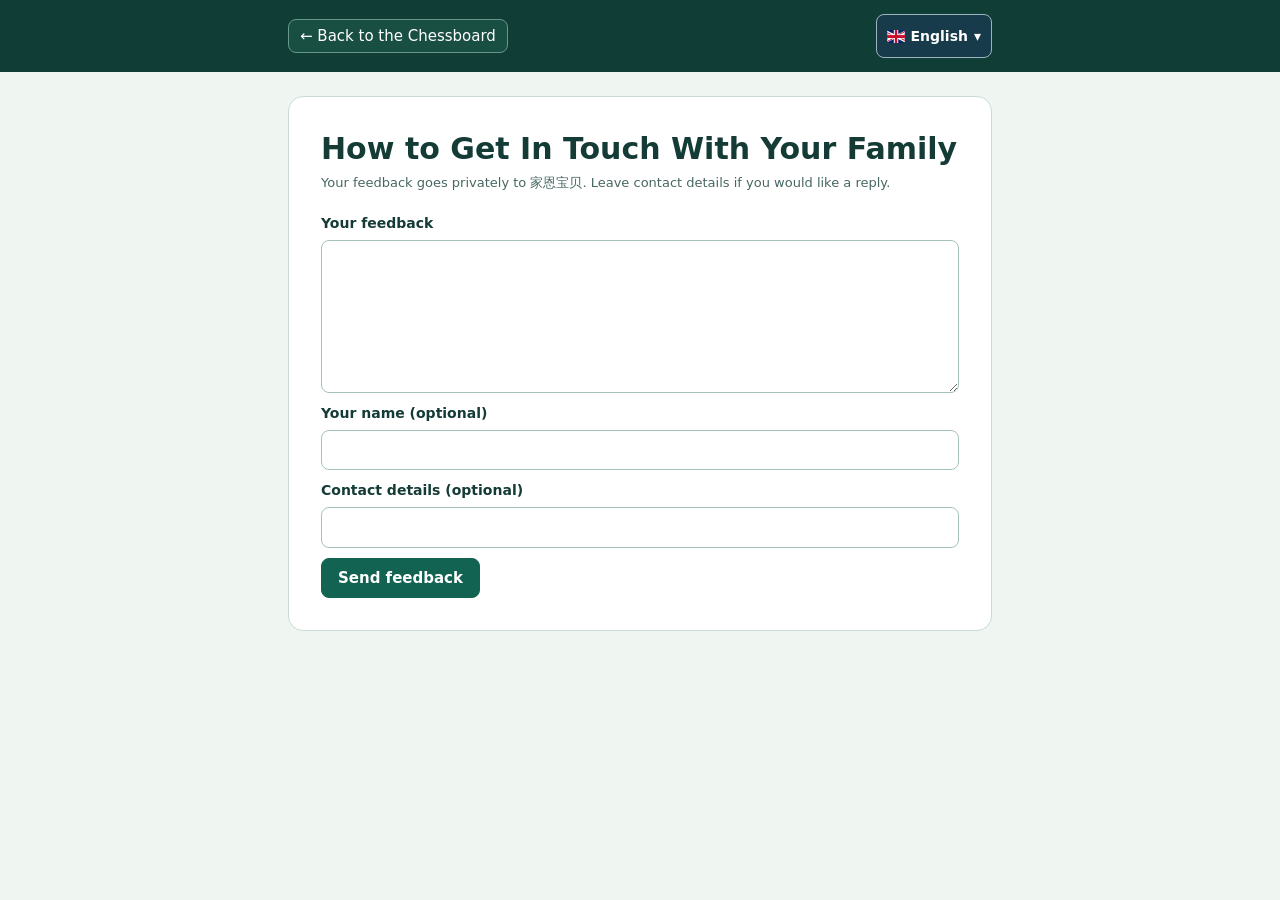
<file: contact.html>
<!doctype html>
<html lang="zh-CN"><head><meta charset="utf-8"><meta name="viewport" content="width=device-width,initial-scale=1">
<title>联系家恩宝贝</title><link rel="stylesheet" href="./community.css?v=F4.4.6">
<script defer src="./settings.js"></script><script defer src="./community.js?v=F4.4.6"></script></head>
<body class="contact-body">
<header class="contact-mast"><div class="contact-bar">
  <a class="contact-back" href="./index.html" id="back-board" data-word="back">← 返回棋盘</a>
  
<select id="planner-language" hidden></select></div></header>
<main class="contact-main"><section class="contact-card">
  <div class="community-intro"><h1 data-word="contactHeading">联系家恩宝贝</h1>
  <p data-word="privateHint">建议会私下发给 家恩宝贝。如果希望收到回复，请留下联系方式。</p></div>
  <form class="community-form" id="contact-form">
    <label for="suggestion" data-word="suggestion">建议内容</label>
    <textarea id="suggestion" name="message" rows="6" maxlength="5000" required></textarea>
    <label for="sender" data-word="sender">你的称呼（选填）</label><input id="sender" name="name" autocomplete="nickname" maxlength="80">
    <label for="reply" data-word="reply">联系方式（选填）</label><input id="reply" name="contact" maxlength="200">
    <div class="form-actions"><button type="submit" id="send-feedback" data-word="send">发送建议</button></div>
    <p class="community-note" id="contact-state" role="status"></p>
  </form>
</section></main><script src="languages.js?v=F4.4.6"></script><script src="language.js?v=F4.4.6"></script></body></html>
</file>
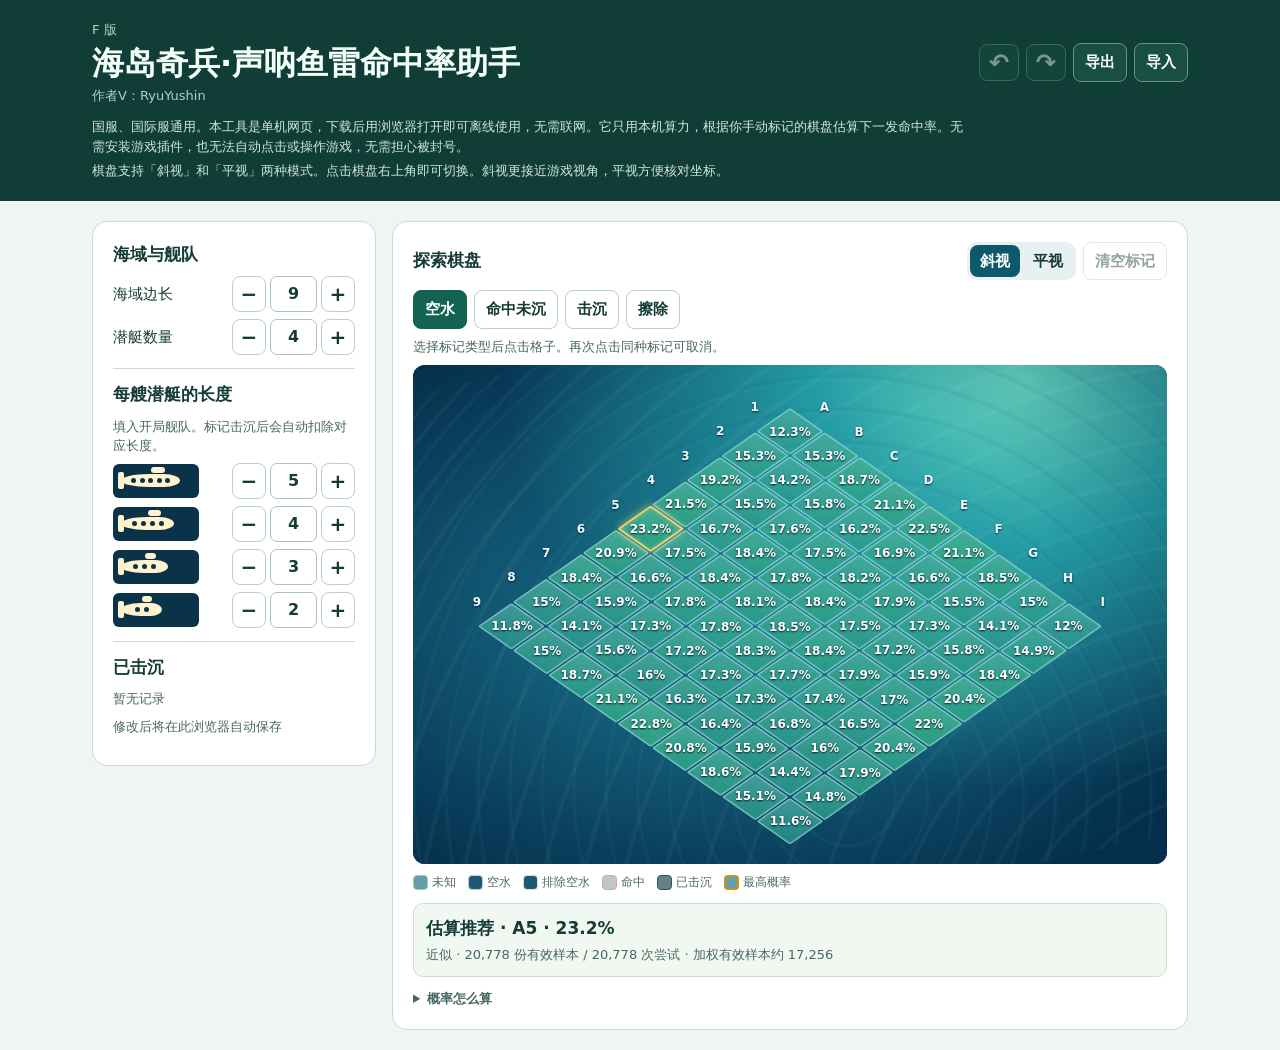
<file: 海岛奇兵·声呐鱼雷命中率助手_F版.html>
<!doctype html>
<html lang="zh-CN">
<head>
<meta charset="utf-8">
<meta name="viewport" content="width=device-width, initial-scale=1">
<title>海岛奇兵·声呐鱼雷命中率助手 F 版</title>
<style>
:root{color-scheme:light;--ink:#143b35;--muted:#476762;--line:#c9dbd4;--accent:#126351;--paper:#fff;--base:#eff5f0}
*{box-sizing:border-box}
body{margin:0;background:var(--base);color:var(--ink);font:15px/1.5 "PingFang SC","Microsoft YaHei",system-ui,sans-serif}
button,input{font:inherit;color:inherit}
button{cursor:pointer;border:1px solid #b9d0c7;border-radius:8px;background:#fff;padding:7px 11px;font-weight:650}
button:hover:enabled{background:#e8f3ec}button:disabled{opacity:.46;cursor:default}button:focus-visible,input:focus-visible{outline:3px solid #167e78;outline-offset:2px}
.mast{background:#103e36;color:#f2fff7}.mast-inner,main{max-width:1160px;margin:auto;padding:20px clamp(12px,3vw,32px)}
.mast-inner{display:flex;justify-content:space-between;align-items:center;gap:12px;flex-wrap:wrap}
h1,h2,p{margin:0}h1{font-size:clamp(22px,4.5vw,32px);line-height:1.2}h2{font-size:17px}.edition{display:block;color:#a8d9c5;font-size:13px;margin-bottom:4px}
.mast button{background:#194e43;color:#fff;border-color:#67978a}.mast button:hover:enabled{background:#276355}
.mast .history-button{display:grid;place-items:center;width:40px;min-height:37px;padding:0;font:700 24px/1 "Segoe UI Symbol",system-ui,sans-serif}
.usage{flex-basis:100%;max-width:880px;color:#d0e6e1;font-size:13px}
.usage p+p{margin-top:5px}
.actions,.modes,.legend{display:flex;flex-wrap:wrap;gap:7px;align-items:center}
main{display:grid;grid-template-columns:284px minmax(0,1fr);gap:16px;align-items:start}
.card{background:var(--paper);border:1px solid var(--line);border-radius:15px;padding:clamp(12px,2vw,20px)}
.settings h2{margin-bottom:9px}.setting{display:flex;justify-content:space-between;align-items:center;gap:6px;margin:7px 0}
.step{display:grid;grid-template-columns:34px 47px 34px;gap:4px}
.step button{padding:0;min-height:36px;font-size:20px;line-height:1}
.step input{appearance:textfield;width:100%;min-width:0;border:1px solid #a6c3b7;border-radius:7px;background:#fff;text-align:center;color:#143b35;-webkit-text-fill-color:#143b35;font-weight:750;font-size:16px;padding:0 2px;font-variant-numeric:tabular-nums}
.step input::-webkit-inner-spin-button,.step input::-webkit-outer-spin-button{-webkit-appearance:none;margin:0}
.author{color:#add0cd;font-size:13px;margin-top:4px}
.fleet-icon{display:flex;justify-content:flex-start;align-items:center;width:86px;height:34px;padding:0 8px;border-radius:6px;background:#0a334a;color:#fff2cd}
.fleet-icon.depleted{color:#728997}
.fleet-silhouette{position:relative;display:flex;justify-content:center;align-items:center;gap:clamp(1px,calc(6px - var(--length)*.5px),4px);height:13px;
  width:min(100%,calc(29px + var(--length)*6px));padding-inline:6px;border-radius:48% 27% 27% 48% / 50%;background:currentColor}
.fleet-silhouette::before,.fleet-silhouette::after{content:"";position:absolute;background:currentColor}
.fleet-silhouette::before{width:24%;height:6px;left:51%;bottom:calc(100% + 1px);border-radius:5px}
.fleet-silhouette::after{width:6px;height:17px;left:-3px;top:-2px;border-radius:2px}
.fleet-port{flex:0 1 5px;min-width:1px;aspect-ratio:1;border-radius:50%;background:#0a334a}
.dim,.note{color:var(--muted);font-size:13px}.settings hr{border:0;border-top:1px solid var(--line);margin:13px 0}
.sunk-line{display:flex;justify-content:space-between;align-items:center;gap:8px;margin-top:7px}.sunk-line button{padding:4px 8px}
.topline{display:flex;justify-content:space-between;align-items:center;gap:8px;flex-wrap:wrap;margin-bottom:10px}
.modes button[aria-pressed=true]{background:var(--accent);color:white;border-color:var(--accent)}
.note{margin:8px 0;min-height:20px}.error{color:#9f2c2c}
.board-scroll{overflow:auto;padding:3px;margin:0 -3px}
.board{display:grid;grid-template-columns:23px repeat(var(--cols),minmax(32px,1fr));gap:3px;width:100%;align-items:center}
.axis{text-align:center;font-size:12px;font-weight:700;color:var(--muted)}
.cell{padding:0;aspect-ratio:1;border-radius:6px;border:1px solid #a8c8b4;background:var(--tile,#e7f1d9);font-size:clamp(9px,1.75vw,14px);font-weight:750;line-height:1;display:grid;place-items:center;min-width:0;font-variant-numeric:tabular-nums}
.board-scroll:not(.sea) .cell:hover:enabled{background:var(--tile,#e7f1d9);filter:brightness(.94)}
.cell.water,.key.water{background:#e2edf3;color:#315a6b;border-color:#beccd4}
.cell.ring,.key.ring{background:#edf1f2;color:#526d75;border-color:#d5e1e1}
.cell.hit,.key.hit{background:#f6d6cb;color:#872f22;border-color:#e2a394}
.cell.sunk,.key.sunk{background:#28594e;color:#fff;border-color:#28594e}
.cell.best{box-shadow:inset 0 0 0 2px #be8006;border-color:#9c6707}
.cell.preview{outline:3px solid #0a7b82;outline-offset:-3px}
.cell.anchor{outline-style:double}
.preview-actions[hidden]{display:none}
.preview-actions{margin:8px 0}
#confirm-sunk{background:var(--accent);color:#fff;border-color:var(--accent)}
.legend{margin-top:9px;font-size:12px;color:var(--muted);gap:8px 12px}.legend span{display:inline-flex;align-items:center;gap:4px}
.key{width:15px;height:15px;border:1px solid #a8c8b4;border-radius:4px;background:#e7f1d9;display:inline-block}.key.best{border:2px solid #be8006}
.result{border:1px solid #cadfd4;background:#f1f8f1;border-radius:10px;padding:12px;margin-top:12px}.result strong{font-size:17px}.result p+p{margin-top:3px}
details{margin-top:12px;color:var(--muted);font-size:13px}summary{cursor:pointer;font-weight:650}details p{margin-top:5px}
@media(max-width:760px){main{grid-template-columns:minmax(0,1fr)}.play{grid-row:1}.cell{font-size:clamp(9px,2.7vw,15px)}.mast-inner{padding-block:13px}.actions button{padding:5px 8px}}
.view-toggle{display:inline-flex;gap:3px;padding:3px;border-radius:10px;background:#e8f0f1}
.view-toggle button{padding:4px 9px;border-color:transparent;background:transparent}
.view-toggle button[aria-pressed=true]{background:#0b596a;color:white}
.board-scroll.sea{border-radius:12px;background:#073957;padding:0;margin:0}
.sea .scene{position:relative;isolation:isolate;overflow:hidden;aspect-ratio:1.51;min-width:calc(var(--cols,9) * 38px);
  background:radial-gradient(ellipse at 81% 3%,#68d6c1 0%,#249ca5 24%,transparent 60%),radial-gradient(ellipse at 40% 53%,#176c87 0%,#10516d 46%,#073452 85%)}
.sea .scene::before,.sea .scene::after{content:"";position:absolute;inset:0;pointer-events:none}
.sea .scene::before{opacity:.48;background:
  repeating-radial-gradient(ellipse at 52% 82%,transparent 0 13px,#68cad026 14px,#0b46672e 17px,transparent 20px 27px),
  repeating-radial-gradient(ellipse at 91% 122%,transparent 0 17px,#e0fff01c 19px,transparent 23px 34px);
  transform:scale(1.18) rotate(-12deg)}
.sea .scene::after{background:radial-gradient(ellipse at 47% 42%,transparent 49%,#01243c60 100%);z-index:-1}
.sea .board{position:absolute;left:50%;top:-1.6%;width:65%;aspect-ratio:1;gap:2px;align-items:stretch;
  grid-template-columns:repeat(calc(var(--cols) + 1),minmax(0,1fr));grid-template-rows:repeat(calc(var(--cols) + 1),minmax(0,1fr));
  transform:translateX(-50%) matrix(.7071,.495,-.7071,.495,0,0)}
.sea .axis,.sea .cell-label{transform:matrix(.7071,-.7071,1.0101,1.0101,0,0)}
.sea .axis{align-self:center;justify-self:center;color:#edfcff;text-shadow:0 1px 2px #022336;font-size:12px}
.sea .cell{position:relative;display:grid;align-items:center;justify-items:center;aspect-ratio:auto;border-radius:2px;
  color:white;border:1px solid #b6e8efb8;box-shadow:inset 0 0 0 1px #ddffff44;
  background:linear-gradient(145deg,#ddfbff38,#397f9d5c);text-shadow:0 1px 2px #031b2b}
.sea .cell.unknown{background:linear-gradient(145deg,#fff2,transparent),var(--sea-tile,#5daabc69)}
.sea .cell.water,.sea .cell.ring,.sea .cell.sunk{background:#062f4d55;border-color:#5eafbf44;box-shadow:none}
.sea .cell.water .cell-label{opacity:.65}
.sea .cell.ring .cell-label,.sea .cell.sunk .cell-label,.sea .cell.hit .cell-label{opacity:0}
.sea .cell.hit{background:#062b4870;border-color:#81cbd88c;box-shadow:none}
.sea .cell.best{border:2px solid #ffda66;box-shadow:0 0 10px #ffe578b0,inset 0 0 6px #fff29f58;z-index:1}
.sea .cell.preview{outline-color:#f2ff9d;z-index:3}
.sea .cell:focus-visible{outline:3px solid white;z-index:4}
.sea .cell:hover:enabled{filter:brightness(1.17)}
.sea .cell-label{display:block;pointer-events:none;white-space:nowrap;font-size:clamp(8px,1.25vw,12px)}
.debris{display:none}
.sea .debris{display:block;position:absolute;z-index:1;width:77%;height:72%;pointer-events:none;transform:matrix(.7071,-.7071,1.0101,1.0101,0,0);
  border-radius:50%;background:radial-gradient(ellipse at 50% 58%,#ebf8f8c9, #82bdc78c 52%,transparent 74%);filter:drop-shadow(0 1px 1px #03354b)}
.sea .debris i{position:absolute;left:var(--x);top:var(--y);width:var(--w);height:var(--h);
  transform:rotate(var(--turn));clip-path:polygon(0 27%,24% 8%,64% 0,96% 19%,100% 73%,66% 100%,17% 87%);
  background:linear-gradient(131deg,#f6fcfb 5%,#8a9da5 15%,#c5d1d4 45%,#84959c 47%,#466873 70%,#e0ebec 86%)}
.sea .debris i:nth-child(1){--x:15%;--y:16%;--w:45%;--h:47%;--turn:-28deg}
.sea .debris i:nth-child(2){--x:48%;--y:4%;--w:38%;--h:61%;--turn:28deg}
.sea .debris i:nth-child(3){--x:10%;--y:48%;--w:48%;--h:40%;--turn:15deg}
.sea .debris i:nth-child(4){--x:49%;--y:56%;--w:37%;--h:36%;--turn:-17deg}
.sea .debris i:nth-child(5){--x:34%;--y:37%;--w:35%;--h:36%;--turn:58deg}
.wreck{display:none}
.sea .wreck{position:absolute;inset:0;display:block;container-type:size;z-index:2;pointer-events:none}
.sea .ship{position:absolute;top:50%;left:50%;width:86cqw;height:83cqh;
  transform:translate(-50%,-55%) matrix(.7071,-.7071,1.0101,1.0101,0,0) rotate(35deg)}
.sea .wreck.vertical .ship{width:86cqh;height:83cqw;transform:translate(-50%,-55%) matrix(.7071,-.7071,1.0101,1.0101,0,0) rotate(145deg)}
.sea .ship::before{content:"";position:absolute;inset:12% -5% -11%;border-radius:100px;
  background:repeating-radial-gradient(ellipse at 40% 52%,#edffffc4 0 1px,transparent 3px 5px),radial-gradient(ellipse,#e3faffaa 50%,transparent 75%);filter:blur(1px);opacity:.8}
.sea .hull{position:absolute;inset:0;border-radius:100px;border:1px solid #435761;
  background:radial-gradient(ellipse at 13% 32%,#d3e0e48c,transparent 26%),radial-gradient(ellipse at 90% 75%,#35475498,transparent 27%),
    repeating-linear-gradient(90deg,transparent 0 18%,#45596493 19%,#e8f3f5b6 20%,transparent 22% 30%),
    linear-gradient(180deg,#81949d 0%,#d4e1e3 14%,#eef3f3 32%,#adbfc5 54%,#748892 78%,#364d5c 98%);
  box-shadow:inset -3px -2px 6px #162c3c9e,0 2px 5px #032e49ad}
.sea .hull::before{content:"";position:absolute;top:21%;left:40%;width:24%;height:59%;border-radius:43%;
  background:linear-gradient(145deg,#f4f9f8,#bdcbcf 43%,#68828c 65%,#344951);box-shadow:1px 2px 3px #293842,inset 0 1px 2px #edfaff}
.sea .hull::after{content:"";position:absolute;top:26%;left:46%;width:16%;height:30%;border-radius:40%;
  background:radial-gradient(ellipse at 86% 52%,#ffdbc8 0 14%,#982220 19% 26%,transparent 29%),linear-gradient(180deg,#ffbaa1,#ef5932 46%,#8d251f);
  box-shadow:1px 2px 2px #4c3d32}
.sea .tail{position:absolute;left:-6%;top:32%;width:12%;height:34%;transform:rotate(-25deg);border-radius:48%;background:linear-gradient(#a0b1b8,#425967 52%,#263947)}
.sea+.legend .key{background:#649eac}.sea+.legend .key.water,.sea+.legend .key.ring{background:#1f5872}.sea+.legend .key.hit{background:#bbc7cb}.sea+.legend .key.sunk{background:#697f89}.sea+.legend .key.best{border-color:#cb930f}
@media(max-width:450px){.sea .axis{font-size:10px}}
</style>
</head>
<body>
<header class="mast"><div class="mast-inner">
  <div><span class="edition">F 版</span><h1>海岛奇兵·声呐鱼雷命中率助手</h1><p class="author">作者V：RyuYushin</p></div>
  <div class="actions"><button class="history-button" id="undo" type="button" aria-label="撤销" title="撤销（Ctrl+Z）" aria-keyshortcuts="Control+Z">↶</button><button class="history-button" id="redo" type="button" aria-label="恢复刚才撤销的操作" title="恢复刚才撤销的操作（Ctrl+Y）" aria-keyshortcuts="Control+Y">↷</button><button id="export" type="button">导出</button><button id="import" type="button">导入</button><input id="file" type="file" accept=".json,application/json" hidden></div>
  <div class="usage">
    <p>国服、国际服通用。本工具是单机网页，下载后用浏览器打开即可离线使用，无需联网。它只用本机算力，根据你手动标记的棋盘估算下一发命中率。无需安装游戏插件，也无法自动点击或操作游戏，无需担心被封号。</p>
    <p>棋盘支持「斜视」和「平视」两种模式。点击棋盘右上角即可切换。斜视更接近游戏视角，平视方便核对坐标。</p>
  </div>
</div></header>
<main>
  <aside class="card settings">
    <h2>海域与舰队</h2>
    <div id="dimensions"></div>
    <hr>
    <h2>每艘潜艇的长度</h2>
    <p class="dim">填入开局舰队。标记击沉后会自动扣除对应长度。</p>
    <div id="lengths"></div>
    <hr>
    <h2>已击沉</h2>
    <div id="sunk-list"></div>
    <p class="note" id="save" role="status"></p>
  </aside>
  <section class="card play" aria-labelledby="board-title">
    <div class="topline"><h2 id="board-title">探索棋盘</h2><div class="actions">
      <div class="view-toggle" aria-label="棋盘视角"><button id="view-sea" type="button" aria-pressed="true">斜视</button><button id="view-flat" type="button" aria-pressed="false">平视</button></div>
      <button id="reset" type="button">清空标记</button>
    </div></div>
    <div class="modes" id="modes" aria-label="标记模式">
      <button type="button" data-mode="water" aria-pressed="true">空水</button>
      <button type="button" data-mode="hit" aria-pressed="false">命中未沉</button>
      <button type="button" data-mode="sunk" aria-pressed="false">击沉</button>
      <button type="button" data-mode="unknown" aria-pressed="false">擦除</button>
    </div>
    <p class="note" id="message" role="status"></p>
    <div class="actions preview-actions" id="preview-actions" hidden>
      <button type="button" id="confirm-sunk">确认击沉</button>
      <button type="button" id="cancel-sunk">取消选取</button>
    </div>
    <div class="board-scroll sea" id="board-scroll" tabindex="0" aria-label="探索棋盘，可横向滚动"><div class="scene" id="scene"><div class="board" id="board"></div></div></div>
    <div class="legend" aria-label="棋盘图例"><span><i class="key"></i>未知</span><span><i class="key water"></i>空水</span><span><i class="key ring"></i>排除空水</span><span><i class="key hit"></i>命中</span><span><i class="key sunk"></i>已击沉</span><span><i class="key best"></i>最高概率</span></div>
    <div class="result" aria-live="polite"><p><strong id="recommend"></strong></p><p id="status" class="dim"></p></div>
    <details><summary>概率怎么算</summary>
      <p>潜艇的摆法很多，手算很难逐一检查。工具会根据你标记的空水、命中和已击沉位置，筛出符合条件的摆法，统计各个未知格有潜艇的比例。</p>
      <p>在符合当前设置和标记的完整布局中，假设每种布局等可能。精确结果统计了全部合法布局，同长度的潜艇互换位置只算一种布局。</p>
      <p>每艘未击沉潜艇至少还有一格未被命中。游戏显示击沉时，请用「击沉」标记整艘潜艇。</p>
      <p>像 10×10 这样的大海域，可能的摆法往往更多。搜索达到上限后，工具会用加权随机抽样，并标明「近似」。样本少时，概率和推荐都可能波动。近似的 0% 表示样本中未观测到命中。</p>
      <p>剩下的潜艇较短、已知线索较少时，通常更难锁定位置。推荐格可作为下一发的参考。</p>
    </details>
  </section>
</main>
<script>
"use strict";

function solve(state, limits = { nodes: 85000, exactMs: 400, sampleMs: 900, attempts: 22000 }) {
  const {rows, cols, marks, sunk} = state;
  const size = rows * cols;
  const bits = Array.from({length:size}, (_, index) => 1n << BigInt(index));
  const remaining = state.lengths.slice();
  const sunkCells = new Set(sunk.flatMap(boat => boat.cells));
  let blocked = 0n, hits = 0n;
  for (const boat of sunk) {
    remaining.splice(remaining.indexOf(boat.cells.length), 1);
    for (const index of boat.cells) {
      for (const neighbor of neighbors(index, rows, cols)) blocked |= bits[neighbor];
    }
  }
  for (const [index, mark] of Object.entries(marks)) {
    if (mark === "water") blocked |= bits[index];
    if (mark === "hit" && !sunkCells.has(Number(index))) hits |= bits[index];
  }
  const zero = () => Array(size).fill(0);
  if (hits & blocked) return {kind:"exact", count:0, p:zero()};
  remaining.sort((a,b) => b-a);
  const lists = new Map();
  for (const length of new Set(remaining)) {
    const options = [];
    for (let r=0; r<rows; r++) for (let c=0; c<cols; c++) {
      for (const [dr, dc] of length === 1 ? [[0,1]] : [[0,1],[1,0]]) {
        if (r+(length-1)*dr >= rows || c+(length-1)*dc >= cols) continue;
        const cells = Array.from({length}, (_, i) => (r+i*dr)*cols+c+i*dc);
        const mask = cells.reduce((value, index) => value | bits[index], 0n);
        if ((mask & blocked) || (mask & hits) === mask) continue;
        let halo = mask;
        for (const index of cells) {
          for (const neighbor of neighbors(index, rows, cols)) halo |= bits[neighbor];
        }
        if ((halo & ~mask) & hits) continue;
        options.push({cells, mask, halo});
      }
    }
    lists.set(length, options);
  }
  const placementLists = remaining.map(length => lists.get(length));
  const cover = Array(remaining.length+1).fill(0n);
  for (let depth=remaining.length-1; depth>=0; depth--) {
    cover[depth] = placementLists[depth].reduce((mask, option) => mask | option.mask, cover[depth+1]);
  }
  const path = [];
  let totals = zero(), sum = 0, squareSum = 0, count = 0;
  function tally(weight) {
    count++;
    sum += weight;
    squareSum += weight * weight;
    for (const option of path) for (const index of option.cells) totals[index] += weight;
  }
  function result(kind, attempts) {
    return {kind, count, attempts, effective:sum ? Math.round(sum * sum / squareSum) : 0,
      p:totals.map(value => sum ? value / sum : 0)};
  }
  const exactUntil = performance.now() + limits.exactMs;
  let nodes = 0, interrupted = false;
  function visit(depth, start, occupied, uncovered) {
    if (++nodes > limits.nodes || ((nodes & 127) === 0 && performance.now() >= exactUntil)) {
      interrupted = true;
      return;
    }
    if (uncovered & ~cover[depth]) return;
    if (depth === placementLists.length) {
      tally(1);
      return;
    }
    const options = placementLists[depth];
    for (let i=start; i<options.length && !interrupted; i++) {
      const option = options[i];
      if (option.mask & occupied) continue;
      path.push(option);
      const next = placementLists[depth+1] === options ? i+1 : 0;
      visit(depth+1, next, occupied | option.halo, uncovered & ~option.mask);
      path.pop();
    }
  }
  visit(0, 0, 0n, hits);
  if (!interrupted) return result("exact");

  const exactWitness = count > 0;
  totals = zero();
  sum = squareSum = count = 0;
  const sampleUntil = performance.now() + limits.sampleMs;
  let attempts = 0;
  while (attempts < limits.attempts && performance.now() < sampleUntil) {
    attempts++;
    let occupied = 0n, uncovered = hits, start = 0, weight = 1;
    path.length = 0;
    for (let depth=0; depth<placementLists.length; depth++) {
      const options = placementLists[depth];
      let choices = 0, selected = -1;
      for (let i=start; i<options.length; i++) {
        const option = options[i];
        if ((option.mask & occupied) || ((uncovered & ~option.mask) & ~cover[depth+1])) continue;
        if (Math.random() * ++choices < 1) selected = i;
      }
      if (selected < 0) break;
      const option = options[selected];
      weight *= choices;
      path.push(option);
      occupied |= option.halo;
      uncovered &= ~option.mask;
      start = placementLists[depth+1] === options ? selected+1 : 0;
    }
    if (path.length === placementLists.length && !uncovered) tally(weight);
  }
  return {...result("approx", attempts), exactWitness};
}

function neighbors(index, rows, cols) {
  const row = Math.floor(index/cols), col = index%cols, result = [];
  for (let r=Math.max(0,row-1); r<=Math.min(rows-1,row+1); r++) {
    for (let c=Math.max(0,col-1); c<=Math.min(cols-1,col+1); c++) result.push(r*cols+c);
  }
  return result;
}

function segment(a, b, cols) {
  const ar = Math.floor(a/cols), br = Math.floor(b/cols);
  const ac = a%cols, bc = b%cols;
  if (ar !== br && ac !== bc) return [];
  const stride = ar === br ? 1 : cols;
  return Array.from({length:Math.abs(b-a)/stride+1}, (_, i) => Math.min(a,b)+i*stride);
}

const MAX_SIDE = 14, MAX_BOATS = 12;
const KEY = "boom-beach-sonar-b-v1";
const copy = value => JSON.parse(JSON.stringify(value));
const integer = (value,min,max) => Number.isInteger(value) && value>=min && value<=max;
const defaults = {rows:9, cols:9, spacing:true, lengths:[5,4,3,2], marks:{}, sunk:[]};
const $ = id => document.getElementById(id);

function geometry({sunk, rows, cols}) {
  const hulls = new Set(sunk.flatMap(boat => boat.cells));
  const ring = new Set();
  for (const index of hulls) for (const near of neighbors(index, rows, cols)) if (!hulls.has(near)) ring.add(near);
  return {hulls, ring};
}

function validate(data) {
  const bad = message => { throw new Error(message); };
  if (!data || !integer(data.rows,2,MAX_SIDE) || !integer(data.cols,2,MAX_SIDE) ||
      !Array.isArray(data.lengths) || data.lengths.length > MAX_BOATS ||
      !data.lengths.every(length => integer(length,1,Math.max(data.rows,data.cols))) ||
      !data.marks || typeof data.marks !== "object" || Array.isArray(data.marks) ||
      !Array.isArray(data.sunk) || data.sunk.length > data.lengths.length) bad("海域或舰队设置无效。");
  const {rows, cols} = data;
  const marks = {}, sunk = [], remaining = data.lengths.slice(), blocked = new Set();
  for (const [key,value] of Object.entries(data.marks)) {
    if (String(Number(key)) !== key || !integer(Number(key),0,rows*cols-1) ||
        (value !== "water" && value !== "hit")) bad("棋盘标记无效。");
    marks[key] = value;
  }
  for (const boat of data.sunk) {
    const cells = boat?.cells;
    if (!Array.isArray(cells) || !cells.length || cells.length > MAX_SIDE ||
        !cells.every(index => integer(index,0,rows*cols-1))) bad("击沉记录无效。");
    const ordered = segment(cells[0],cells[cells.length-1],cols);
    const match = remaining.indexOf(cells.length);
    if (match < 0 || ordered.length !== cells.length ||
        !cells.every((index,i) => index === ordered[i] && !blocked.has(index) && marks[index] !== "water")) {
      bad("击沉记录与舰队、空水或其他已击沉潜艇冲突。");
    }
    remaining.splice(match,1);
    for (const index of cells) for (const near of neighbors(index,rows,cols)) blocked.add(near);
    sunk.push({cells:ordered});
  }
  const {ring} = geometry({sunk, rows, cols});
  if ([...ring].some(index => marks[index] === "hit")) bad("击沉潜艇周围一圈还有命中标记，请先核对。");
  const validated = {rows,cols,spacing:true,lengths:data.lengths.slice(),marks,sunk};
  if (rows !== cols) resize(validated,Math.max(rows,cols));
  return validated;
}

let state = copy(defaults), saveWarning = "";
try {
  const saved = localStorage.getItem(KEY);
  if (saved) state = validate(JSON.parse(saved).state);
} catch {
  saveWarning = "无法读取上次的自动保存。可使用导入恢复。";
}
let previous = [], future = [], mode = "water", draft = null, answer = null;
let worker = null, timer, revision = 0;
let view = "sea";
let surfacing = null;
try {
  if (localStorage.getItem(KEY+"-view") === "flat") view = "flat";
} catch {}

function setView(nextView) {
  view = nextView;
  $("board-scroll").classList.toggle("sea",view==="sea");
  $("view-sea").setAttribute("aria-pressed",String(view==="sea"));
  $("view-flat").setAttribute("aria-pressed",String(view==="flat"));
}

$("view-sea").onclick = () => changeView("sea");
$("view-flat").onclick = () => changeView("flat");
function changeView(nextView) {
  setView(nextView);
  try {localStorage.setItem(KEY+"-view",view);}
  catch {}
}

function save() {
  try {
    localStorage.setItem(KEY,JSON.stringify({version:1,state}));
    saveWarning = "";
  } catch {
    saveWarning = "浏览器未能自动保存，请用导出备份。";
  }
  $("save").textContent = saveWarning || "已自动保存到此浏览器";
}

function showMessage(message, error = false) {
  $("preview-actions").hidden = !draft;
  $("confirm-sunk").disabled = !draft || draft.end === null || !!draft.error;
  const instruction = mode === "hit" ? "标记命中但未击沉的格子。若游戏已显示击沉，请用「击沉」标记整艘潜艇。"
    : mode !== "sunk" ? "选择标记类型后点击格子。再次点击同种标记可取消。"
    : !draft ? "点击潜艇一端，再点另一端预览。单格潜艇请点同一格两次。"
    : draft.end === null ? `已选起点 ${coord(draft.start)}。请点另一端。`
    : `预览 ${coord(draft.start)}–${coord(draft.end)}（${segment(draft.start,draft.end,state.cols).length} 格）。可继续调整终点，选好后点「确认击沉」。`;
  $("message").textContent = message || draft?.error || instruction;
  $("message").classList.toggle("error",error || !!draft?.error);
}

function commit(next) {
  try {
    next = validate(next);
  } catch (error) {
    showMessage(error.message,true);
    return false;
  }
  if (JSON.stringify(next) === JSON.stringify(state)) return false;
  previous.push(state);
  if (previous.length > 120) previous.shift();
  future = [];
  state = next;
  refresh();
  return true;
}

function refresh() {
  draft = null;
  answer = null;
  save();
  renderSettings();
  showMessage();
  renderBoard();
  schedule();
}

function resize(next, side) {
  const translate = index => {
    const row = Math.floor(index/next.cols), col = index%next.cols;
    return row < side && col < side ? row*side+col : -1;
  };
  if (next.sunk.some(boat => boat.cells.some(index => translate(index)<0))) {
    throw new Error("新尺寸会截断已击沉潜艇，请先移除对应击沉记录。");
  }
  next.marks = Object.fromEntries(Object.entries(next.marks).map(([key,value]) => [translate(Number(key)),value]).filter(([index]) => index >= 0));
  next.sunk.forEach(boat => { boat.cells = boat.cells.map(translate); });
  next.rows = next.cols = side;
}

function stepper(label, value, min, max, update, icon) {
  const row = document.createElement("div");
  row.className = "setting";
  const name = document.createElement("span");
  if (icon) name.append(icon);
  else name.textContent = label;
  const group = document.createElement("span");
  group.className = "step";
  const input = document.createElement("input");
  input.type = "number";
  input.inputMode = "numeric";
  input.min = min;
  input.max = max;
  input.value = value;
  input.setAttribute("aria-label",label);
  input.dataset.setting = label;
  function apply(number) {
    if (!integer(number,min,max)) {
      input.value = value;
      showMessage(`${label}请输入 ${min}–${max} 的整数。`,true);
      return;
    }
    if (number !== value && !update(number)) input.value = value;
  }
  const controls = [-1,1].map(delta => {
    const button = document.createElement("button");
    button.type = "button";
    button.textContent = delta < 0 ? "−" : "+";
    const direction = delta < 0 ? "减少" : "增加";
    button.setAttribute("aria-label",direction+label);
    button.dataset.setting = direction+label;
    button.disabled = !integer(value+delta,min,max);
    button.onclick = () => apply(value+delta);
    return button;
  });
  input.onchange = () => apply(input.valueAsNumber);
  input.onkeydown = event => {
    if (event.key === "Enter") input.blur();
  };
  group.append(controls[0],input,controls[1]);
  row.append(name,group);
  return row;
}

function edit(editState) {
  const next = copy(state);
  try {
    editState(next);
    return commit(next);
  } catch (error) {
    showMessage(error.message,true);
    return false;
  }
}

function renderSettings() {
  const focused = document.activeElement?.dataset.setting;
  $("dimensions").replaceChildren(
    stepper("海域边长",state.cols,2,MAX_SIDE,value => edit(next => resize(next,value))),
    stepper("潜艇数量",state.lengths.length,0,MAX_BOATS,value => edit(next => {
      next.lengths = next.lengths.slice(0,value);
      while (next.lengths.length < value) next.lengths.push(2);
    }))
  );
  const sunkLengths = state.sunk.map(boat => boat.cells.length);
  $("lengths").replaceChildren(...state.lengths.map((length,index) => {
    const match = sunkLengths.indexOf(length);
    if (match >= 0) sunkLengths.splice(match,1);
    const icon = document.createElement("span");
    icon.className = match >= 0 ? "fleet-icon depleted" : "fleet-icon";
    icon.setAttribute("role","img");
    icon.setAttribute("aria-label",`第 ${index+1} 艘 · ${length} 格 · ${match >= 0 ? "已击沉" : "未击沉"}`);
    icon.title = icon.getAttribute("aria-label");
    const silhouette = document.createElement("span");
    silhouette.className = "fleet-silhouette";
    silhouette.style.setProperty("--length",length);
    for (let port=0;port<length;port++) {
      silhouette.append(Object.assign(document.createElement("span"),{className:"fleet-port"}));
    }
    icon.append(silhouette);
    return stepper(`第 ${index+1} 艘`,length,1,state.cols,value => edit(next => {next.lengths[index]=value;}),icon);
  }));
  if (focused) {
    const replacement = [...document.querySelectorAll("[data-setting]")].find(control => control.dataset.setting === focused);
    if (replacement?.tagName === "BUTTON" && !replacement.disabled) replacement.focus({preventScroll:true});
  }
  $("undo").disabled = !previous.length;
  $("redo").disabled = !future.length;
  $("reset").disabled = !state.sunk.length && !Object.keys(state.marks).length;
  const list = $("sunk-list");
  list.replaceChildren();
  if (!state.sunk.length) list.append(Object.assign(document.createElement("p"),{className:"dim",textContent:"暂无记录"}));
  state.sunk.forEach(({cells},index) => {
    const line = document.createElement("div");
    line.className = "sunk-line";
    const label = cells.length === 1 ? coord(cells[0]) : `${coord(cells[0])}–${coord(cells.at(-1))}`;
    const adjust = document.createElement("button");
    adjust.type = "button";
    adjust.textContent = "修正";
    adjust.setAttribute("aria-label",`修正 ${label} 的击沉记录`);
    adjust.onclick = () => {
      setMode("sunk");
      updateDraft(cells[0],cells.at(-1),index);
      $("board").querySelector(`[data-cell="${cells.at(-1)}"]`).focus();
    };
    const remove = document.createElement("button");
    remove.type = "button";
    remove.textContent = "移除";
    remove.setAttribute("aria-label",`移除 ${label} 的击沉记录`);
    remove.onclick = () => edit(next => {next.sunk.splice(index,1);});
    const actions = document.createElement("span");
    actions.className = "actions";
    actions.append(adjust,remove);
    line.append(`${label} · ${cells.length} 格`,actions);
    list.append(line);
  });
}

const letter = col => String.fromCharCode(65+col);
const coord = index => letter(index%state.cols)+(Math.floor(index/state.cols)+1);
function percent(p) {
  if (p === 0 || p === 1) return Math.round(p*100)+"%";
  if (p < .001) return "<0.1%";
  if (p > .999) return ">99.9%";
  return Number((p*100).toFixed(1))+"%";
}

function renderBoard() {
  const {rows,cols,marks,sunk,lengths} = state;
  const {hulls,ring} = geometry(state);
  const board = $("board"), focusIndex = document.activeElement?.dataset.cell;
  const preview = new Set(draft ? segment(draft.start,draft.end ?? draft.start,cols) : []);
  const probabilities = answer?.count ? answer.p : null;
  const unknown = Array.from({length:rows*cols},(_,i)=>i).filter(i => !marks[i] && !hulls.has(i) && !ring.has(i));
  const best = probabilities ? Math.max(0,...unknown.map(i=>probabilities[i])) : 0;
  const bestCells = new Set(best > 0 ? unknown.filter(i=>Math.abs(probabilities[i]-best)<1e-12) : []);
  const fragments = document.createDocumentFragment();
  function axis(label) {
    fragments.append(Object.assign(document.createElement("span"),{className:"axis",textContent:label}));
  }
  axis("");
  for (let c=0;c<cols;c++) axis(letter(c));
  for (let r=0;r<rows;r++) {
    axis(r+1);
    for (let c=0;c<cols;c++) {
      const i=r*cols+c;
      const kind = hulls.has(i) ? "sunk" : marks[i] || (ring.has(i) ? "ring" : "unknown");
      const cell = document.createElement("button");
      cell.type = "button";
      cell.dataset.cell = i;
      const mark = {sunk:["沉","已击沉"],hit:["×","命中"],water:["·","空水"],ring:["·","排除空水"],unknown:["","未知"]}[kind];
      const p = kind === "unknown" && probabilities ? probabilities[i] : null;
      cell.className = `cell ${kind}${bestCells.has(i) ? " best" : ""}${preview.has(i) ? " preview" : ""}${i===draft?.start ? " anchor" : ""}`;
      const label = document.createElement("span");
      label.className = "cell-label";
      label.textContent = p === null ? mark[0] : percent(p);
      cell.append(label);
      if (kind === "hit") {
        const debris = document.createElement("span");
        debris.className = "debris";
        debris.setAttribute("aria-hidden","true");
        for (let piece=0;piece<5;piece++) debris.append(document.createElement("i"));
        cell.append(debris);
      }
      const description = `${coord(i)} ${mark[1]}${p === null ? "" : " "+percent(p)}${bestCells.has(i) ? "，最高概率" : ""}${preview.has(i) ? "，击沉预览" : ""}`;
      cell.setAttribute("aria-label",description);
      cell.title = description;
      if (p !== null && best > 0) {
        const strength = Math.sqrt(p/best);
        cell.style.setProperty("--tile",`hsl(99 42% ${94-30*strength}%)`);
        cell.style.setProperty("--sea-tile",`hsl(${193-28*strength} 59% ${34+6*strength}% / ${.26+.68*strength})`);
      }
      cell.onclick = () => markCell(i);
      fragments.append(cell);
    }
  }
  for (const {cells} of sunk) {
    const first = cells[0], last = cells.at(-1);
    const firstRow = Math.floor(first/cols), lastRow = Math.floor(last/cols);
    const wreck = document.createElement("div");
    wreck.className = firstRow===lastRow ? "wreck" : "wreck vertical";
    wreck.dataset.wreck = first;
    wreck.setAttribute("aria-hidden","true");
    wreck.style.gridRow = `${firstRow+2} / ${lastRow+3}`;
    wreck.style.gridColumn = `${first%cols+2} / ${last%cols+3}`;
    const hull = Object.assign(document.createElement("span"),{className:"hull"});
    hull.append(Object.assign(document.createElement("span"),{className:"tail"}));
    const ship = Object.assign(document.createElement("span"),{className:"ship"});
    ship.append(hull);
    wreck.append(ship);
    fragments.append(wreck);
  }
  $("scene").style.setProperty("--cols",cols);
  board.replaceChildren(fragments);
  if (surfacing) {
    const elapsed = performance.now()-surfacing.time;
    if (elapsed >= 460) surfacing = null;
    else if (view === "sea") {
      const animation = board.querySelector(`[data-wreck="${surfacing.first}"]`)?.animate?.([
        {opacity:.25,translate:"0 24px",scale:".83",filter:"blur(3px)"},
        {opacity:1,translate:"0 0",scale:"1",filter:"blur(0)"}
      ],{duration:460,easing:"cubic-bezier(.18,.82,.3,1)"});
      if (animation) animation.currentTime = elapsed;
    }
  }
  if (focusIndex !== undefined) board.querySelector(`[data-cell="${focusIndex}"]`)?.focus({preventScroll:true});
  const recommended = [...bestCells];
  $("recommend").textContent = recommended.length
    ? `${answer.kind === "approx" ? "估算推荐" : "推荐探索"} · ${recommended.slice(0,4).map(coord).join("、")}${recommended.length>4 ? ` 等 ${recommended.length} 格` : ""} · ${percent(best)}`
    : answer ? (answer.count ? (lengths.length===sunk.length ? "所有潜艇已击沉" : "没有可推荐的未知格") : (answer.kind==="exact" ? "当前没有合法布局" : "暂未获得可用估算")) : "正在推算…";
  $("status").textContent = !answer ? "" : answer.kind === "error" ? "计算未能完成，可修改一个标记后重试。"
    : answer.kind === "exact" ? (answer.count ? `精确 · ${answer.count.toLocaleString()} 种合法布局` : "精确 · 请核对舰队设置、标记和间隔。")
    : answer.count ? `近似 · ${answer.count.toLocaleString()} 份有效样本 / ${answer.attempts.toLocaleString()} 次尝试 · 加权有效样本约 ${answer.effective.toLocaleString()}${answer.effective<100 ? " · 样本较少" : ""}`
    : `近似 · ${answer.attempts.toLocaleString()} 次抽样均未完成合法布局。${answer.exactWitness ? "枚举阶段曾找到合法布局。" : "尚无法判断是否存在合法布局。"}`;
}

function markCell(index) {
  const otherSunk = state.sunk.filter((_,i) => i !== draft?.editing);
  const {hulls,ring} = geometry({...state,sunk:otherSunk});
  if (hulls.has(index) || ring.has(index)) {
    showMessage(hulls.has(index) ? "请在「已击沉」列表移除整艘潜艇。" : "这格已由击沉规则排除。",true);
    return;
  }
  if (mode !== "sunk") {
    edit(next => {
      if (mode === "unknown" || next.marks[index] === mode) delete next.marks[index];
      else next.marks[index] = mode;
    });
    return;
  }
  if (state.marks[index] === "water") {
    showMessage("击沉潜艇不能占用已标记的空水。",true);
    return;
  }
  if (!draft) {
    updateDraft(index,null,null);
    return;
  }
  if (!segment(draft.start,index,state.cols).length) {
    showMessage("两端必须在同一行或同一列。请重新选择终点。",true);
    return;
  }
  updateDraft(draft.start,index,draft.editing);
}

function applyDraft(next) {
  const boat = {cells:segment(draft.start,draft.end,state.cols)};
  if (draft.editing === null) next.sunk.push(boat);
  else next.sunk[draft.editing] = boat;
}

function updateDraft(start,end,editing) {
  draft = {start,end,editing,error:""};
  if (end !== null) {
    const next = copy(state);
    applyDraft(next);
    try {validate(next);}
    catch (error) {draft.error = error.message + " 可继续调整终点。";}
  }
  showMessage();
  renderBoard();
}

function schedule() {
  clearTimeout(timer);
  worker?.terminate();
  worker = null;
  const id = ++revision;
  const snapshot = state;
  function finish(result) {
    if (id !== revision) return;
    worker?.terminate();
    worker = null;
    answer = result;
    renderBoard();
  }
  function fallback() {
    if (id !== revision) return;
    try {finish(solve(snapshot,{nodes:22000,exactMs:70,sampleMs:130,attempts:3500}));}
    catch {finish({kind:"error"});}
  }
  timer = setTimeout(() => {
    try {
      const source = `${neighbors.toString()}\n${solve.toString()}\nself.onmessage = event => self.postMessage(solve(event.data));`;
      const url = URL.createObjectURL(new Blob([source],{type:"text/javascript"}));
      try {worker = new Worker(url);}
      finally {URL.revokeObjectURL(url);}
      worker.onmessage = event => finish(event.data);
      worker.onerror = event => {event.preventDefault(); fallback();};
      worker.postMessage(snapshot);
    } catch {fallback();}
  },90);
}

function setMode(nextMode) {
  mode = nextMode;
  draft = null;
  for (const control of $("modes").querySelectorAll("button")) control.setAttribute("aria-pressed",String(control.dataset.mode===mode));
  showMessage();
  renderBoard();
}
$("modes").onclick = event => {
  const button = event.target.closest("[data-mode]");
  if (button) setMode(button.dataset.mode);
};
$("confirm-sunk").onclick = () => {
  if (!draft || draft.end === null || draft.error) return;
  if (view === "sea" && !matchMedia("(prefers-reduced-motion: reduce)").matches) {
    surfacing = {first:Math.min(draft.start,draft.end),time:performance.now()};
  }
  if (!edit(applyDraft)) {
    surfacing = null;
    setMode(mode);
  }
};
$("cancel-sunk").onclick = () => setMode(mode);
$("reset").onclick = () => edit(next => {next.marks={};next.sunk=[];});
function travel(from,to) {
  if (!from.length) return;
  to.push(state);
  state = from.pop();
  refresh();
}
$("undo").onclick = () => travel(previous,future);
$("redo").onclick = () => travel(future,previous);
document.addEventListener("keydown",event => {
  if (event.key === "Escape" && draft) setMode(mode);
  if (!(event.ctrlKey || event.metaKey) || event.altKey || /^(INPUT|TEXTAREA)$/.test(event.target.tagName)) return;
  const key = event.key.toLowerCase();
  if (key === "z" || key === "y") {
    event.preventDefault();
    if (key === "y" || event.shiftKey) travel(future,previous);
    else travel(previous,future);
  }
});
$("export").onclick = () => {
  const file = new Blob([JSON.stringify({version:1,state},null,2)],{type:"application/json"});
  const url = URL.createObjectURL(file);
  const link = Object.assign(document.createElement("a"),{href:url,download:"声呐探索进度-F版.json"});
  document.body.append(link);
  link.click();
  link.remove();
  setTimeout(() => URL.revokeObjectURL(url),2000);
};
$("import").onclick = () => $("file").click();
$("file").onchange = async event => {
  const input = event.target;
  const [file] = input.files;
  input.value = "";
  if (!file) return;
  try {
    if (file.size > 100000) throw new Error("文件过大，请选择本工具导出的进度文件。");
    let data;
    try {data=JSON.parse(await file.text());}
    catch {throw new Error("文件无法读取或不是有效的 JSON。");}
    if (data?.version !== 1 || !data.state) throw new Error("请选择本工具导出的进度文件。");
    const imported = validate(data.state);
    showMessage(commit(imported) ? "已导入探索进度。可撤销此次导入。" : "该进度与当前棋盘相同。");
  } catch (error) {showMessage(error.message,true);}
};
renderSettings();
setView(view);
showMessage();
renderBoard();
$("save").textContent = saveWarning || "修改后将在此浏览器自动保存";
schedule();
</script>
</body>
</html>
</file>
<file: community.css>
.help-tools{flex-wrap:wrap}
@media(min-width:761px){main{align-items:stretch}}
.help-tools .contact-link,.contact-back{display:inline-flex;align-items:center;justify-content:center;border-radius:8px;border:1px solid #67978a;background:#194e43;color:#fff;text-decoration:none;font:650 13px/1.5 inherit;padding:5px 11px;min-height:34px}
.help-tools .contact-link{font-size:13px;font-weight:650}
.help-tools .contact-link:hover,.contact-back:hover{background:#276355}
.community-wrap{max-width:1160px;margin:0 auto;padding:0 clamp(12px,3vw,32px) 30px}
.community-card{padding:clamp(16px,2vw,24px)}
.community-intro{margin-bottom:18px}
.community-intro h2{font-size:20px;line-height:1.3}
.community-intro p,.community-note{color:#476762;font-size:13px}
.community-intro p{margin:4px 0 0}
.community-columns{display:grid;grid-template-columns:minmax(0,1.15fr) minmax(0,1fr);gap:clamp(18px,4vw,50px)}
.feed-tools,.form-actions{display:flex;align-items:center;justify-content:space-between;gap:10px}
.feed-tools h3{font-size:15px;margin:0}
.feed-tools button,#older-messages{font-size:13px;padding:4px 10px}
#public-messages{list-style:none;padding:0;margin:8px 0}
#public-messages li{border-top:1px solid #d8e4de;padding:10px 0}
.message-meta{display:flex;align-items:baseline;flex-wrap:wrap;gap:6px 12px;font-size:14px;overflow-wrap:anywhere}
.message-meta time{font-size:12px;color:#57716a}
#public-messages p{font-size:14px;white-space:pre-wrap;overflow-wrap:anywhere;margin:3px 0 0}
.community-form{display:grid;align-content:start;gap:6px;min-width:0}
.community-form label{font-size:14px;font-weight:650}
.community-form :is(input,textarea){display:block;width:100%;min-width:0;box-sizing:border-box;border:1px solid #a6c3b7;border-radius:8px;background:white;color:#143b35;font:inherit;line-height:1.5;padding:8px 10px;margin:0 0 4px}
.community-form textarea{resize:vertical;min-height:72px}
.community-form :is(input,textarea):focus-visible,.contact-link:focus-visible{outline:3px solid #167e78;outline-offset:2px}
.community-form button[type=submit]{background:#126351;color:white;border-color:#126351;padding:8px 16px}
.community-form button[type=submit]:hover:enabled{background:#0c5143}
.community-note{margin:4px 0}
.community-note:empty{display:none}
.community-note[data-error="true"]{color:#992e28}
.contact-body{margin:0;color:#143b35;background:#eff5f0;font:15px/1.5 "PingFang SC","Microsoft YaHei",system-ui,sans-serif}
.contact-body *{box-sizing:border-box}
.contact-mast{background:#103e36;color:#fff}
.contact-bar{max-width:760px;margin:auto;padding:14px clamp(14px,3vw,28px);display:flex;align-items:center;justify-content:space-between;gap:10px}
.contact-bar select{font:inherit;font-size:14px;padding:6px 9px;color:#fff;background:#194e43;border:1px solid #67978a;border-radius:8px}
.contact-main{max-width:760px;margin:24px auto;padding:0 clamp(14px,3vw,28px)}
.contact-card{background:#fff;border:1px solid #c9dbd4;border-radius:15px;padding:clamp(18px,4vw,32px)}
.contact-card h1{font-size:clamp(23px,4vw,30px);margin:0 0 5px;line-height:1.3}
.contact-card .community-intro{margin-bottom:20px}
.contact-card button{font:650 15px/1.5 system-ui,sans-serif;cursor:pointer;border:1px solid;border-radius:8px}
.contact-card button:disabled{opacity:.48;cursor:default}
@media(max-width:680px){.community-columns{grid-template-columns:minmax(0,1fr)}.community-form{border-top:1px solid #d8e4de;padding-top:14px}.contact-card .community-form{border:0;padding-top:0}}
#planner-language[hidden]{display:none!important}
.locale-menu{position:relative;margin:0;color:white}
.locale-menu summary,.nav-actions>.locale-menu>summary{display:flex;align-items:center;gap:6px;box-sizing:border-box;height:44px;width:max-content;max-width:100%;padding:0 10px;border:1px solid #9bb4bd;border-radius:8px;cursor:pointer;font:600 14px system-ui;background:#183b4b;color:white;list-style:none}
.locale-menu summary::-webkit-details-marker{display:none}
.locale-menu summary::after{content:"▾"}
.locale-menu img{display:block;flex:none;width:18px;height:13px;object-fit:cover;border-radius:2px}
.locale-menu section{position:absolute;z-index:100;inset-inline-end:0;top:100%;width:max-content;max-width:calc(100vw - 24px);max-height:min(52vh,340px);overflow:auto;background:#183b4b;padding:4px;border-radius:8px}
.locale-menu section button,.nav-actions .locale-menu section button{display:flex;align-items:center;gap:8px;width:100%;min-height:36px;border:0;padding:5px 9px;color:white;background:transparent;cursor:pointer;text-align:start}
.locale-menu section button:is(:focus-visible,:hover,[aria-pressed=true]){background:#28566a}
@media(max-width:600px){.nav-actions .locale-menu section{inset-inline-end:auto;inset-inline-start:0}}

.help-tools>.locale-menu>summary{height:34px;min-height:34px;background:#194e43;border-color:#67978a;font-size:13px}
.help-tools .locale-menu section{z-index:1000}
.mast{position:relative;z-index:5}
.scene{direction:ltr}
@media(max-width:560px){.help-tools>.locale-menu>summary{height:36px}}
</file>
